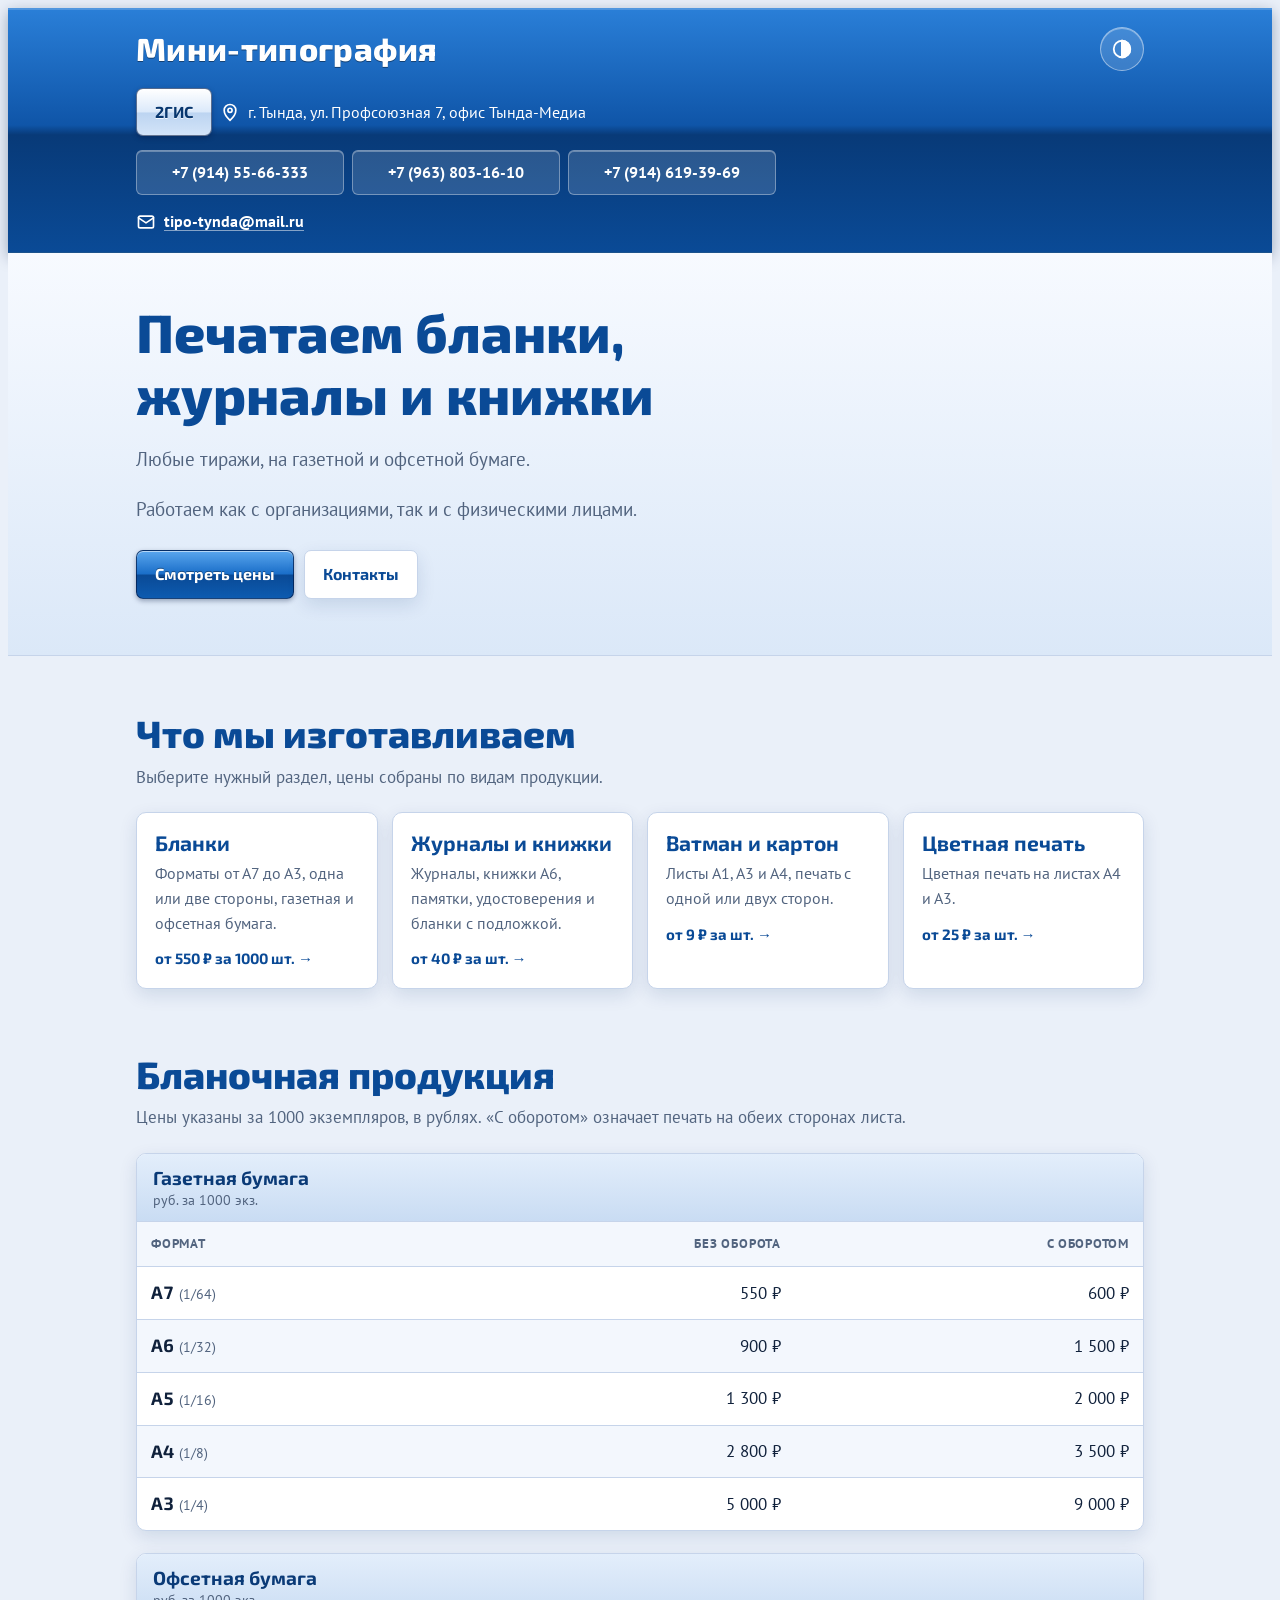
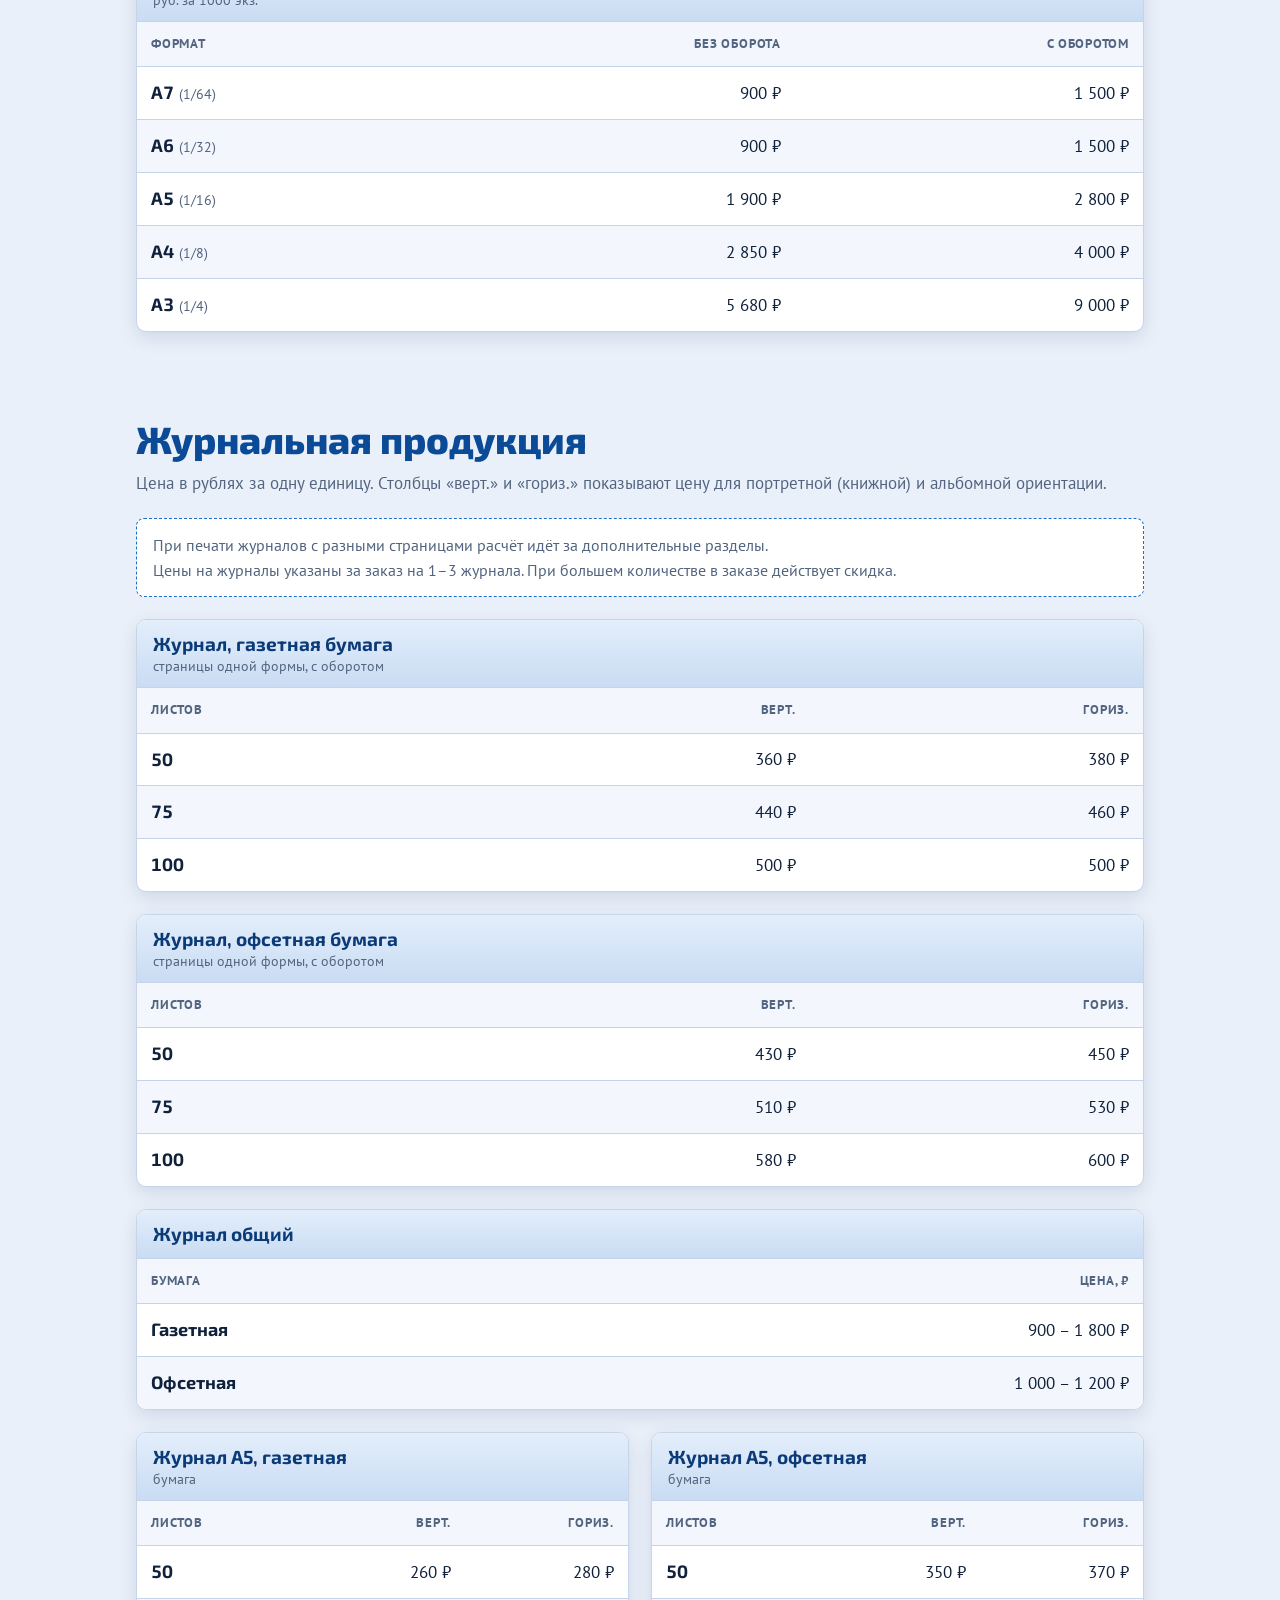
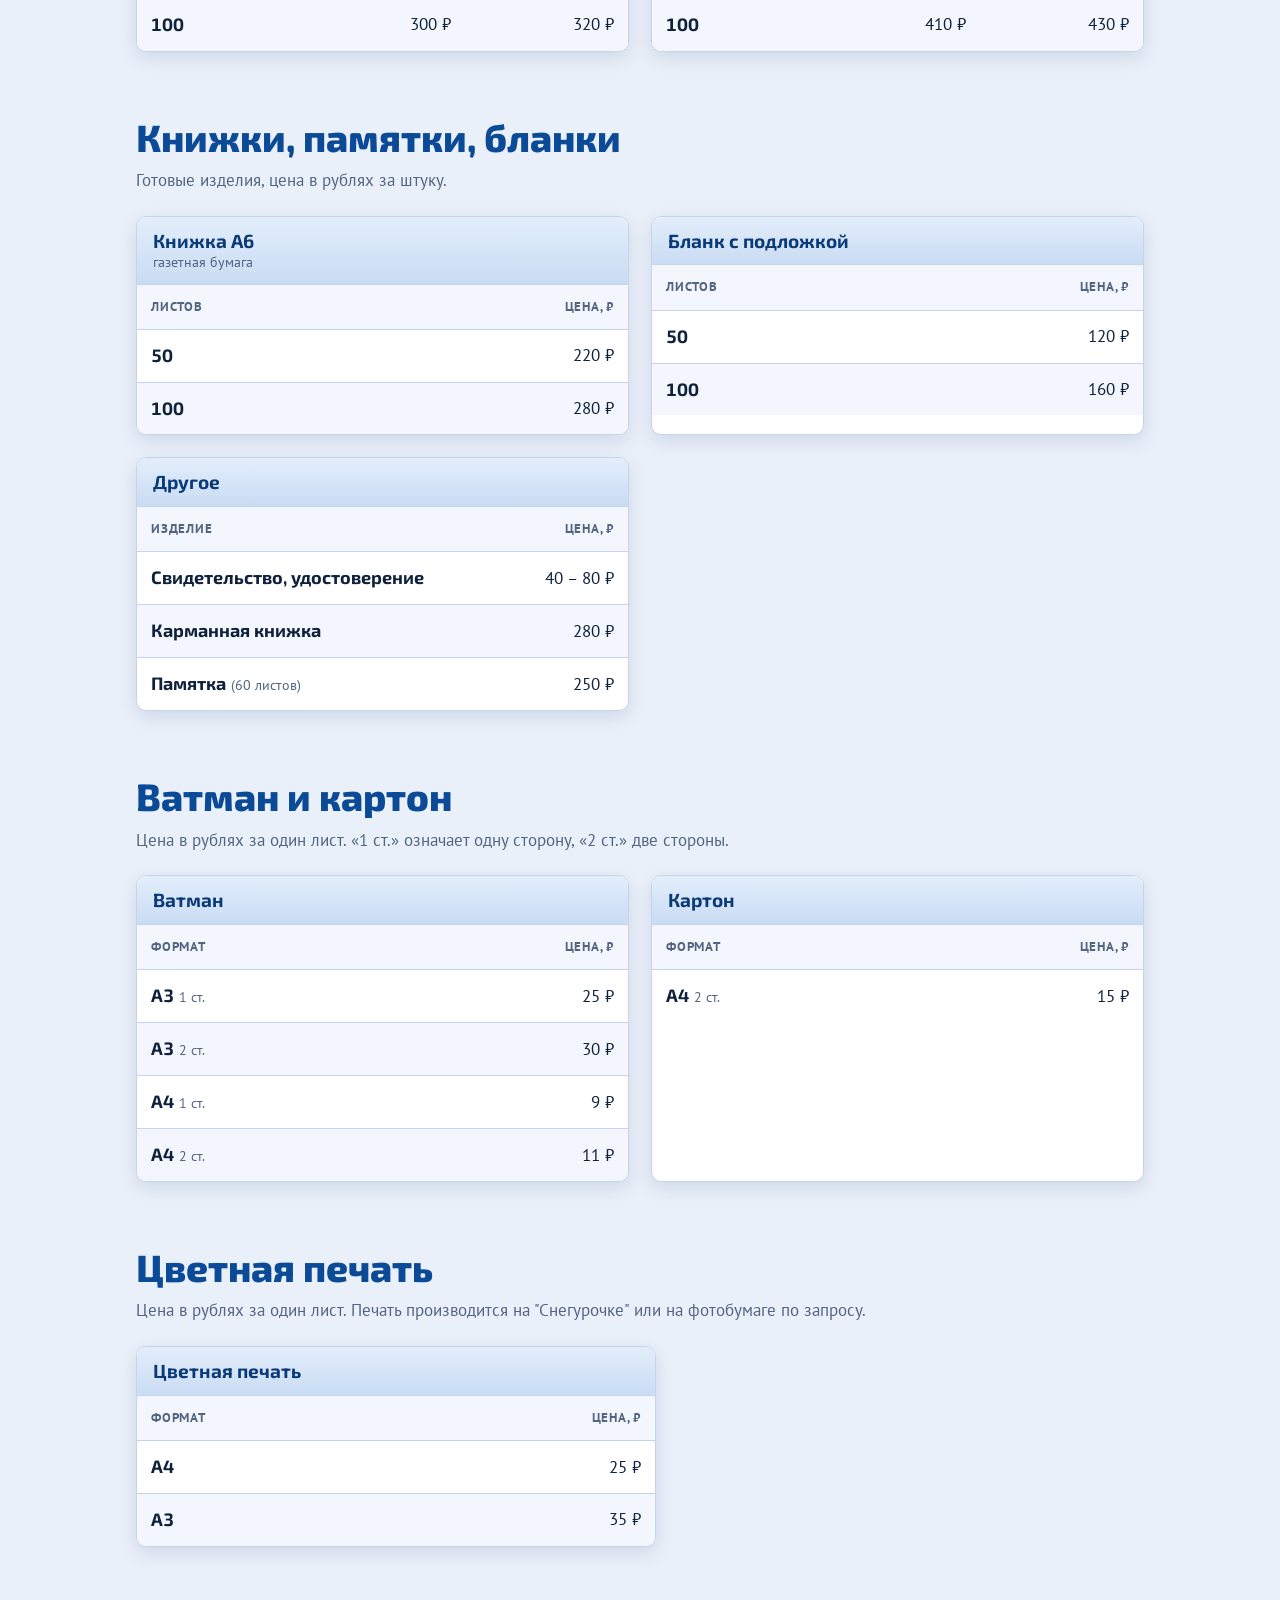
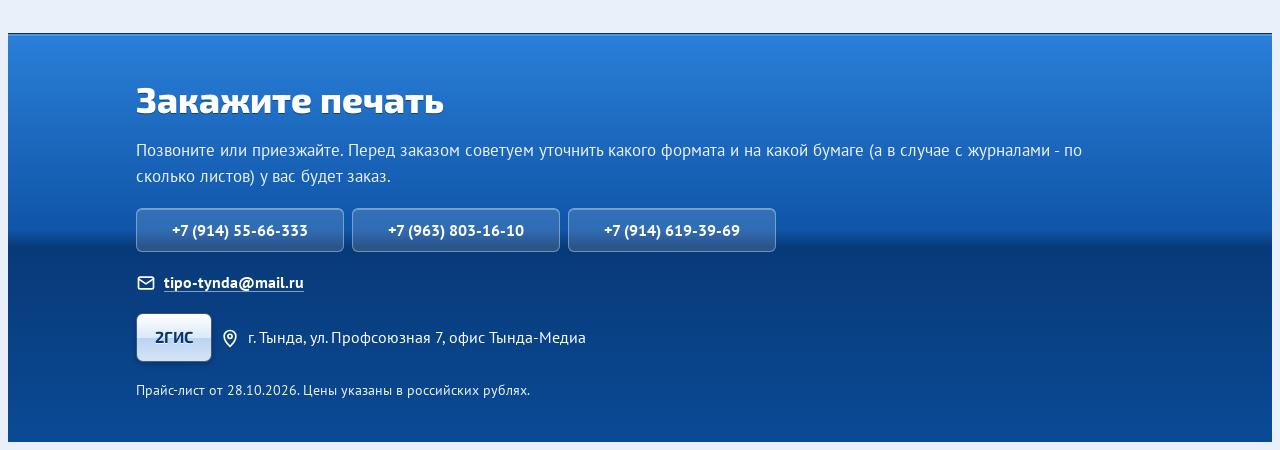
<file: index.html>
<!doctype html>
<html lang="ru">
<head>
<meta charset="utf-8">
<meta name="viewport" content="width=device-width, initial-scale=1, viewport-fit=cover">
<title>Мини-типография</title>
<link rel="preconnect" href="https://fonts.googleapis.com">
<link rel="preconnect" href="https://fonts.gstatic.com" crossorigin>
<link href="https://fonts.googleapis.com/css2?family=Exo+2:wght@500;700;800&family=PT+Sans:wght@400;700&display=swap" rel="stylesheet">
<link rel="stylesheet" href="css/style.css">
<script src="js/theme.js"></script>
</head>
<body>
<header class="top">
  <div class="wrap">
    <div class="top-row">
      <div class="brand">Мини-типография</div>
      <button class="theme" type="button" aria-label="Переключить тему">
        <svg viewBox="0 0 24 24" fill="none" stroke="currentColor" stroke-width="2" stroke-linecap="round" stroke-linejoin="round" aria-hidden="true"><circle cx="12" cy="12" r="9"/><path d="M12 3v18" /><path d="M12 3a9 9 0 0 1 0 18z" fill="currentColor"/></svg>
      </button>
    </div>
    <div class="addr-row">
      <div class="addr">
		<a class="btn" href="https://2gis.ru/tynda/firm/70000001104631955?m=124.735256%2C55.147841%2F18.7" target="_blank" rel="noopener">2ГИС</a>
        <svg viewBox="0 0 24 24" fill="none" stroke="currentColor" stroke-width="2" stroke-linecap="round" stroke-linejoin="round" aria-hidden="true"><path d="M12 22s7-6.2 7-12a7 7 0 0 0-14 0c0 5.8 7 12 7 12z"/><circle cx="12" cy="10" r="2.5"/></svg>
        <span>г. Тында, ул. Профсоюзная 7, офис Тында-Медиа</span>
      </div>
    </div>
	<div class="phones">
      <a class="phone" href="tel:+79145566333">+7 (914) 55-66-333</a>
      <a class="phone" href="tel:+79638031610">+7 (963) 803-16-10</a>
      <a class="phone" href="tel:+79146193969">+7 (914) 619-39-69</a>
    </div>
    <a class="mail" href="mailto:tipo-tynda@mail.ru">
      <svg viewBox="0 0 24 24" fill="none" stroke="currentColor" stroke-width="2" stroke-linecap="round" stroke-linejoin="round" aria-hidden="true"><rect x="3" y="5" width="18" height="14" rx="2"/><path d="m3 7 9 6 9-6"/></svg>
      <span>tipo-tynda@mail.ru</span>
    </a>
  </div>
</header>

<main>
  <div class="hero">
    <div class="wrap">
      <h1>Печатаем бланки, журналы и книжки</h1>
      <p>Любые тиражи, на газетной и офсетной бумаге.</p>
      <p>Работаем как с организациями, так и с физическими лицами.</p>
      <div class="actions">
        <a class="btn" href="#blanks">Смотреть цены</a>
        <a class="btn ghost" href="#contact">Контакты</a>
      </div>
    </div>
  </div>

  <section id="services">
    <div class="wrap">
      <div class="sec-head">
        <h2>Что мы изготавливаем</h2>
        <p>Выберите нужный раздел, цены собраны по видам продукции.</p>
      </div>
      <div class="cards">
        <a class="card" href="#blanks">
          <h3>Бланки</h3>
          <p>Форматы от А7 до А3, одна или две стороны, газетная и офсетная бумага.</p>
          <span class="from">от 550 ₽ за 1000 шт. →</span>
        </a>
        <a class="card" href="#magazines">
          <h3>Журналы и книжки</h3>
          <p>Журналы, книжки А6, памятки, удостоверения и бланки с подложкой.</p>
          <span class="from">от 40 ₽ за шт. →</span>
        </a>
        <a class="card" href="#large">
          <h3>Ватман и картон</h3>
          <p>Листы А1, А3 и А4, печать с одной или двух сторон.</p>
          <span class="from">от 9 ₽ за шт. →</span>
        </a>
        <a class="card" href="#color">
          <h3>Цветная печать</h3>
          <p>Цветная печать на листах А4 и А3.</p>
          <span class="from">от 25 ₽ за шт. →</span>
        </a>
      </div>
    </div>
  </section>

  <section id="blanks">
    <div class="wrap">
      <div class="sec-head">
        <h2>Бланочная продукция</h2>
        <p>Цены указаны за 1000 экземпляров, в рублях. «С оборотом» означает печать на обеих сторонах листа.</p>
      </div>
      <div class="panel">
        <h3>Газетная бумага <small>руб. за 1000 экз.</small></h3>
        <div class="tw"><table>
          <thead><tr><th>Формат</th><th>Без оборота</th><th>С оборотом</th></tr></thead>
          <tbody>
            <tr><td><b>А7</b> <small>(1/64)</small></td><td>550 ₽</td><td>600 ₽</td></tr>
            <tr><td><b>А6</b> <small>(1/32)</small></td><td>900 ₽</td><td>1&nbsp;500 ₽</td></tr>
            <tr><td><b>А5</b> <small>(1/16)</small></td><td>1&nbsp;300 ₽</td><td>2&nbsp;000 ₽</td></tr>
            <tr><td><b>А4</b> <small>(1/8)</small></td><td>2&nbsp;800 ₽</td><td>3&nbsp;500 ₽</td></tr>
            <tr><td><b>А3</b> <small>(1/4)</small></td><td>5&nbsp;000 ₽</td><td>9&nbsp;000 ₽</td></tr>
          </tbody>
        </table></div>
      </div>
      <div class="panel">
        <h3>Офсетная бумага <small>руб. за 1000 экз.</small></h3>
        <div class="tw"><table>
          <thead><tr><th>Формат</th><th>Без оборота</th><th>С оборотом</th></tr></thead>
          <tbody>
            <tr><td><b>А7</b> <small>(1/64)</small></td><td>900 ₽</td><td>1&nbsp;500 ₽</td></tr>
            <tr><td><b>А6</b> <small>(1/32)</small></td><td>900 ₽</td><td>1&nbsp;500 ₽</td></tr>
            <tr><td><b>А5</b> <small>(1/16)</small></td><td>1&nbsp;900 ₽</td><td>2&nbsp;800 ₽</td></tr>
            <tr><td><b>А4</b> <small>(1/8)</small></td><td>2&nbsp;850 ₽</td><td>4&nbsp;000 ₽</td></tr>
            <tr><td><b>А3</b> <small>(1/4)</small></td><td>5&nbsp;680 ₽</td><td>9&nbsp;000 ₽</td></tr>
          </tbody>
        </table></div>
      </div>
    </div>
  </section>

  <section id="magazines">
    <div class="wrap">
      <div class="sec-head">
        <h2>Журнальная продукция</h2>
        <p>Цена в рублях за одну единицу. Столбцы «верт.» и «гориз.» показывают цену для портретной (книжной) и альбомной ориентации.</p>
      </div>
      <div class="note" style="margin-top:22px"><p>При печати журналов с разными страницами расчёт идёт за дополнительные разделы.</p><p>Цены на журналы указаны за заказ на 1–3 журнала. При большем количестве в заказе действует скидка.</p></div>
      <div class="panel">
        <h3>Журнал, газетная бумага <small>страницы одной формы, с оборотом</small></h3>
        <div class="tw"><table>
          <thead><tr><th>Листов</th><th>Верт.</th><th>Гориз.</th></tr></thead>
          <tbody>
            <tr><td><b>50</b></td><td>360 ₽</td><td>380 ₽</td></tr>
            <tr><td><b>75</b></td><td>440 ₽</td><td>460 ₽</td></tr>
            <tr><td><b>100</b></td><td>500 ₽</td><td>500 ₽</td></tr>
          </tbody>
        </table></div>
      </div>

      <div class="panel">
        <h3>Журнал, офсетная бумага <small>страницы одной формы, с оборотом</small></h3>
        <div class="tw"><table>
          <thead><tr><th>Листов</th><th>Верт.</th><th>Гориз.</th></tr></thead>
          <tbody>
            <tr><td><b>50</b></td><td>430 ₽</td><td>450 ₽</td></tr>
            <tr><td><b>75</b></td><td>510 ₽</td><td>530 ₽</td></tr>
            <tr><td><b>100</b></td><td>580 ₽</td><td>600 ₽</td></tr>
          </tbody>
        </table></div>
      </div>

      <div class="panel">
        <h3>Журнал общий</h3>
        <div class="tw"><table>
          <thead><tr><th>Бумага</th><th>Цена, ₽</th></tr></thead>
          <tbody>
            <tr><td><b>Газетная</b></td><td>900 – 1&nbsp;800 ₽</td></tr>
            <tr><td><b>Офсетная</b></td><td>1&nbsp;000 – 1&nbsp;200 ₽</td></tr>
          </tbody>
        </table></div>
      </div>

      <div class="two">
        <div class="panel">
          <h3>Журнал А5, газетная <small>бумага</small></h3>
          <div class="tw"><table>
            <thead><tr><th>Листов</th><th>Верт.</th><th>Гориз.</th></tr></thead>
            <tbody>
              <tr><td><b>50</b></td><td>260 ₽</td><td>280 ₽</td></tr>
              <tr><td><b>100</b></td><td>300 ₽</td><td>320 ₽</td></tr>
            </tbody>
          </table></div>
        </div>
        <div class="panel">
          <h3>Журнал А5, офсетная <small>бумага</small></h3>
          <div class="tw"><table>
            <thead><tr><th>Листов</th><th>Верт.</th><th>Гориз.</th></tr></thead>
            <tbody>
              <tr><td><b>50</b></td><td>350 ₽</td><td>370 ₽</td></tr>
              <tr><td><b>100</b></td><td>410 ₽</td><td>430 ₽</td></tr>
            </tbody>
          </table></div>
        </div>
      </div>
    </div>
  </section>

  <section id="booklets">
    <div class="wrap">
      <div class="sec-head">
        <h2>Книжки, памятки, бланки</h2>
        <p>Готовые изделия, цена в рублях за штуку.</p>
      </div>
      <div class="two">
        <div class="panel">
          <h3>Книжка А6 <small>газетная бумага</small></h3>
          <div class="tw"><table>
            <thead><tr><th>Листов</th><th>Цена, ₽</th></tr></thead>
            <tbody>
              <tr><td><b>50</b></td><td>220 ₽</td></tr>
              <tr><td><b>100</b></td><td>280 ₽</td></tr>
            </tbody>
          </table></div>
        </div>
        <div class="panel">
          <h3>Бланк с подложкой</h3>
          <div class="tw"><table>
            <thead><tr><th>Листов</th><th>Цена, ₽</th></tr></thead>
            <tbody>
              <tr><td><b>50</b></td><td>120 ₽</td></tr>
              <tr><td><b>100</b></td><td>160 ₽</td></tr>
            </tbody>
          </table></div>
        </div>
        <div class="panel">
          <h3>Другое</h3>
          <div class="tw"><table>
            <thead><tr><th>Изделие</th><th>Цена, ₽</th></tr></thead>
            <tbody>
              <tr><td><b>Свидетельство, удостоверение</b></td><td>40 – 80 ₽</td></tr>
              <tr><td><b>Карманная книжка</b></td><td>280 ₽</td></tr>
              <tr><td><b>Памятка</b> <small>(60 листов)</small></td><td>250 ₽</td></tr>
            </tbody>
          </table></div>
        </div>
      </div>
    </div>
  </section>

  <section id="large">
    <div class="wrap">
      <div class="sec-head">
        <h2>Ватман и картон</h2>
        <p>Цена в рублях за один лист. «1 ст.» означает одну сторону, «2 ст.» две стороны.</p>
      </div>
      <div class="two">
        <div class="panel">
          <h3>Ватман</h3>
          <div class="tw"><table>
            <thead><tr><th>Формат</th><th>Цена, ₽</th></tr></thead>
            <tbody>
              <tr><td><b>А3</b> <small>1 ст.</small></td><td>25 ₽</td></tr>
              <tr><td><b>А3</b> <small>2 ст.</small></td><td>30 ₽</td></tr>
              <tr><td><b>А4</b> <small>1 ст.</small></td><td>9 ₽</td></tr>
              <tr><td><b>А4</b> <small>2 ст.</small></td><td>11 ₽</td></tr>
            </tbody>
          </table></div>
        </div>
        <div class="panel">
          <h3>Картон</h3>
          <div class="tw"><table>
            <thead><tr><th>Формат</th><th>Цена, ₽</th></tr></thead>
            <tbody>
              <tr><td><b>А4</b> <small>2 ст.</small></td><td>15 ₽</td></tr>
            </tbody>
          </table></div>
        </div>
      </div>
    </div>
  </section>

  <section id="color">
    <div class="wrap">
      <div class="sec-head">
        <h2>Цветная печать</h2>
        <p>Цена в рублях за один лист. Печать производится на "Снегурочке" или на фотобумаге по запросу.</p>
      </div>
      <div class="panel" style="max-width:520px">
        <h3>Цветная печать</h3>
        <div class="tw"><table>
          <thead><tr><th>Формат</th><th>Цена, ₽</th></tr></thead>
          <tbody>
            <tr><td><b>А4</b></td><td>25 ₽</td></tr>
            <tr><td><b>А3</b></td><td>35 ₽</td></tr>
          </tbody>
        </table></div>
      </div>
    </div>
  </section>
</main>

<footer class="contact" id="contact">
  <div class="wrap">
    <h2>Закажите печать</h2>
    <p>Позвоните или приезжайте. Перед заказом советуем уточнить какого формата и на какой бумаге (а в случае с журналами - по сколько листов) у вас будет заказ. </p>
    <div class="phones">
      <a class="phone" href="tel:+79145566333">+7 (914) 55-66-333</a>
      <a class="phone" href="tel:+79638031610">+7 (963) 803-16-10</a>
      <a class="phone" href="tel:+79146193969">+7 (914) 619-39-69</a>
    </div>
    <a class="mail" href="mailto:tipo-tynda@mail.ru">
      <svg viewBox="0 0 24 24" fill="none" stroke="currentColor" stroke-width="2" stroke-linecap="round" stroke-linejoin="round" aria-hidden="true"><rect x="3" y="5" width="18" height="14" rx="2"/><path d="m3 7 9 6 9-6"/></svg>
      <span>tipo-tynda@mail.ru</span>
    </a>
    <div class="addr-row">
      <div class="addr">
		<a class="btn" href="https://2gis.ru/tynda/firm/70000001104631955?m=124.735256%2C55.147841%2F18.7" target="_blank" rel="noopener">2ГИС</a>
        <svg viewBox="0 0 24 24" fill="none" stroke="currentColor" stroke-width="2" stroke-linecap="round" stroke-linejoin="round" aria-hidden="true"><path d="M12 22s7-6.2 7-12a7 7 0 0 0-14 0c0 5.8 7 12 7 12z"/><circle cx="12" cy="10" r="2.5"/></svg>
        <span>г. Тында, ул. Профсоюзная 7, офис Тында-Медиа</span>
      </div>
    </div>
    <p class="fine">Прайс-лист от 28.10.2026. Цены указаны в российских рублях.</p>
  </div>
</footer>
</body>
</html>
</file>
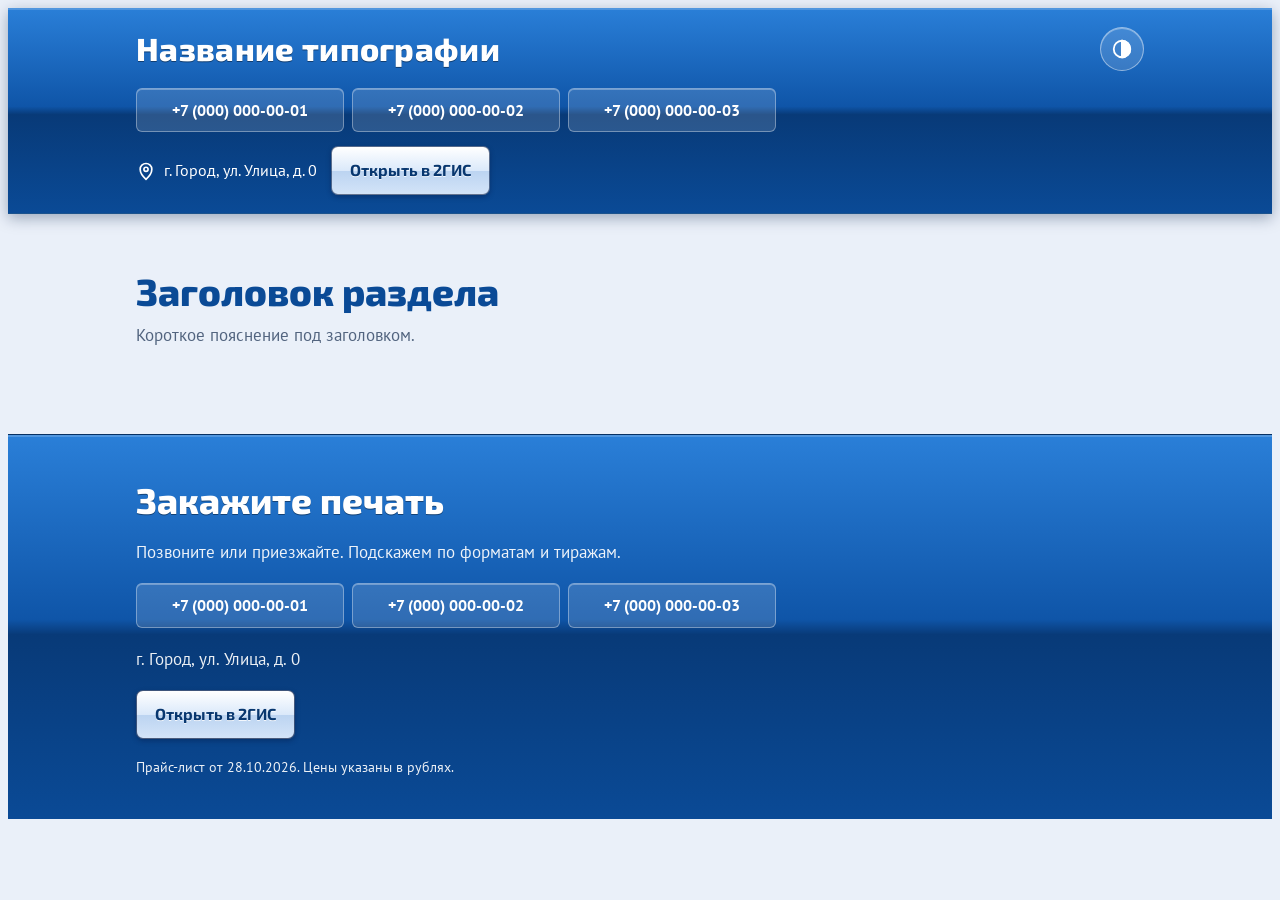
<file: page-template.html>
<!doctype html>
<html lang="ru">
<head>
<meta charset="utf-8">
<meta name="viewport" content="width=device-width, initial-scale=1, viewport-fit=cover">
<title>Название страницы — Название типографии</title>
<link rel="preconnect" href="https://fonts.googleapis.com">
<link rel="preconnect" href="https://fonts.gstatic.com" crossorigin>
<link href="https://fonts.googleapis.com/css2?family=Exo+2:wght@500;700;800&family=PT+Sans:wght@400;700&display=swap" rel="stylesheet">
<link rel="stylesheet" href="css/style.css">
<script src="js/theme.js"></script>
</head>
<body>
<header class="top">
  <div class="wrap">
    <div class="top-row">
      <div class="brand">Название типографии</div>
      <button class="theme" type="button" aria-label="Переключить тему">
        <svg viewBox="0 0 24 24" fill="none" stroke="currentColor" stroke-width="2" stroke-linecap="round" stroke-linejoin="round" aria-hidden="true"><circle cx="12" cy="12" r="9"/><path d="M12 3v18" /><path d="M12 3a9 9 0 0 1 0 18z" fill="currentColor"/></svg>
      </button>
    </div>
    <div class="phones">
      <a class="phone" href="tel:+70000000001">+7 (000) 000-00-01</a>
      <a class="phone" href="tel:+70000000002">+7 (000) 000-00-02</a>
      <a class="phone" href="tel:+70000000003">+7 (000) 000-00-03</a>
    </div>
    <div class="addr-row">
      <div class="addr">
        <svg viewBox="0 0 24 24" fill="none" stroke="currentColor" stroke-width="2" stroke-linecap="round" stroke-linejoin="round" aria-hidden="true"><path d="M12 22s7-6.2 7-12a7 7 0 0 0-14 0c0 5.8 7 12 7 12z"/><circle cx="12" cy="10" r="2.5"/></svg>
        <span>г. Город, ул. Улица, д. 0</span>
      </div>
      <a class="btn" href="https://2gis.ru/" target="_blank" rel="noopener">Открыть в 2ГИС</a>
    </div>
  </div>
</header>

<main>
  <section>
    <div class="wrap">
      <div class="sec-head">
        <h2>Заголовок раздела</h2>
        <p>Короткое пояснение под заголовком.</p>
      </div>
      <!-- сюда блоки из playground.html: .cards, .panel, .note, .two -->
    </div>
  </section>
</main>

<footer class="contact" id="contact">
  <div class="wrap">
    <h2>Закажите печать</h2>
    <p>Позвоните или приезжайте. Подскажем по форматам и тиражам.</p>
    <div class="phones">
      <a class="phone" href="tel:+70000000001">+7 (000) 000-00-01</a>
      <a class="phone" href="tel:+70000000002">+7 (000) 000-00-02</a>
      <a class="phone" href="tel:+70000000003">+7 (000) 000-00-03</a>
    </div>
    <p>г. Город, ул. Улица, д. 0</p>
    <a class="btn" href="https://2gis.ru/" target="_blank" rel="noopener">Открыть в 2ГИС</a>
    <p class="fine">Прайс-лист от 28.10.2026. Цены указаны в рублях.</p>
  </div>
</footer>
</body>
</html>
</file>
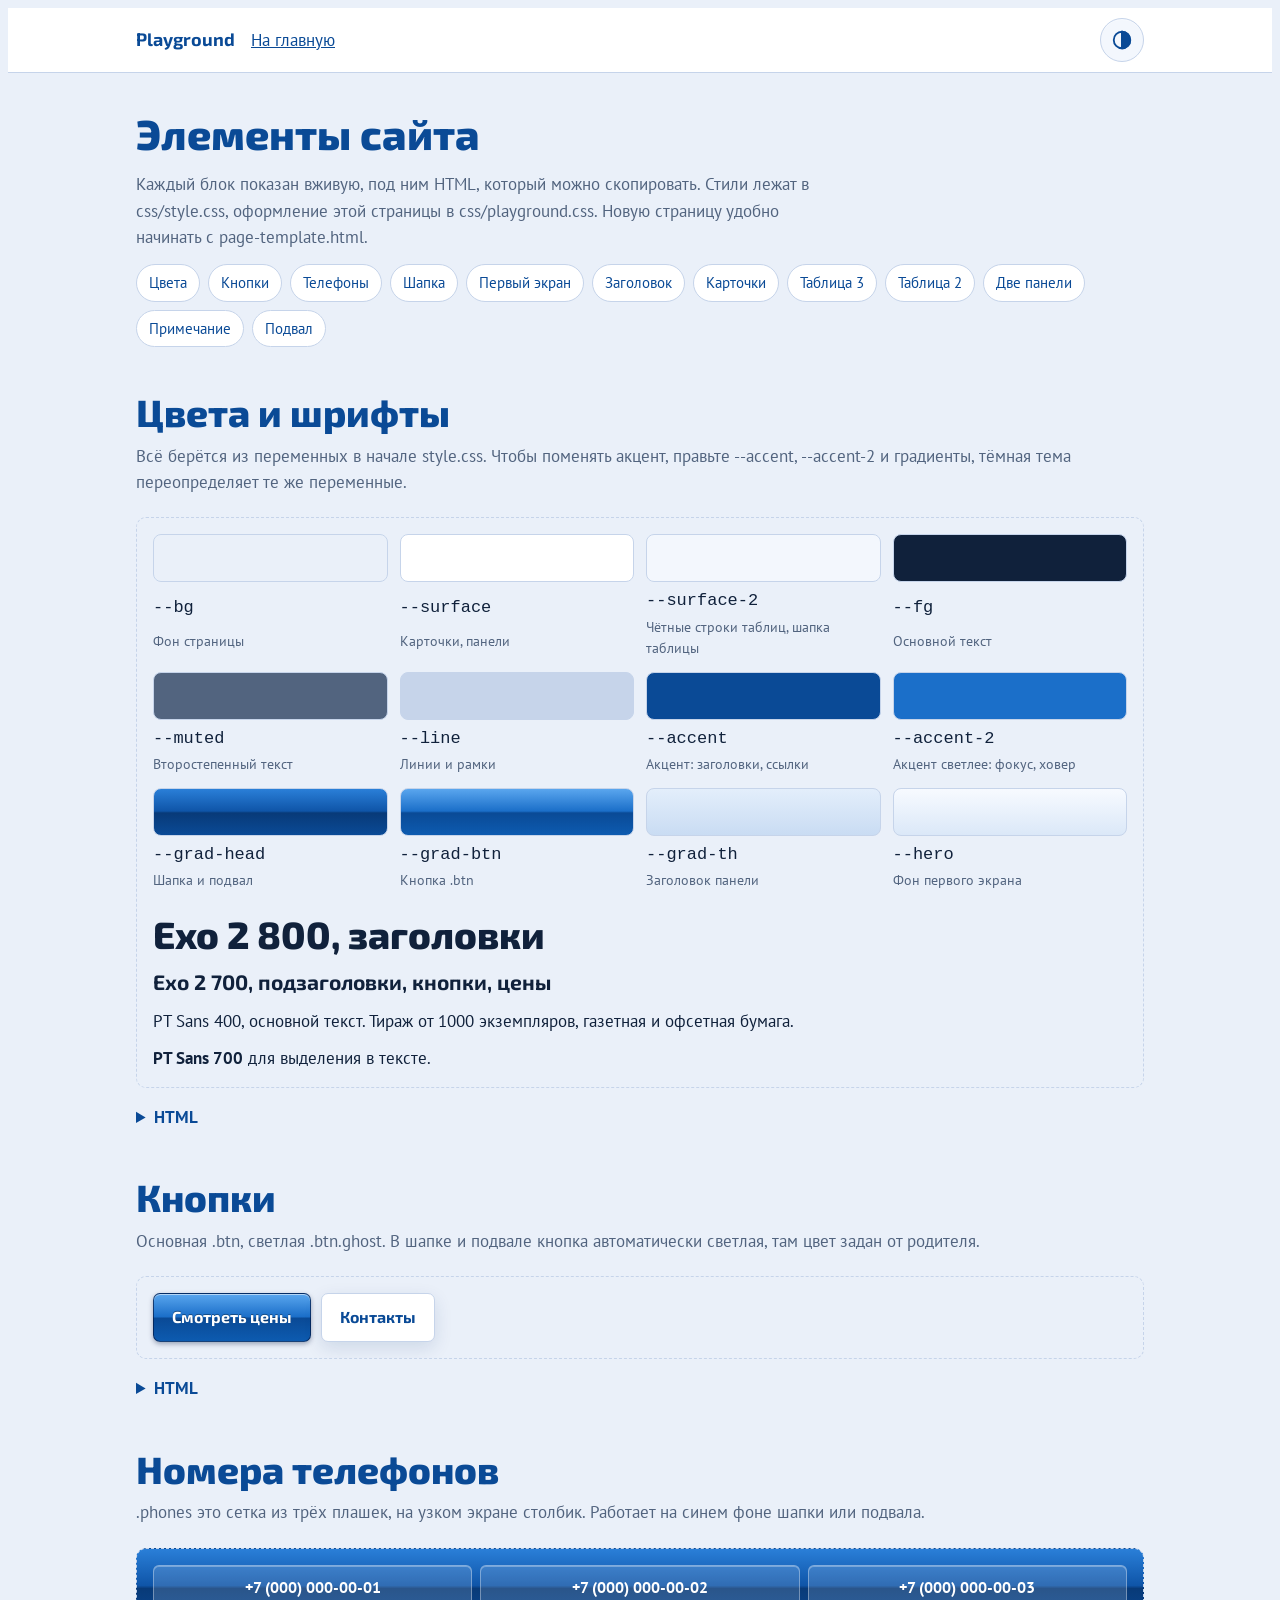
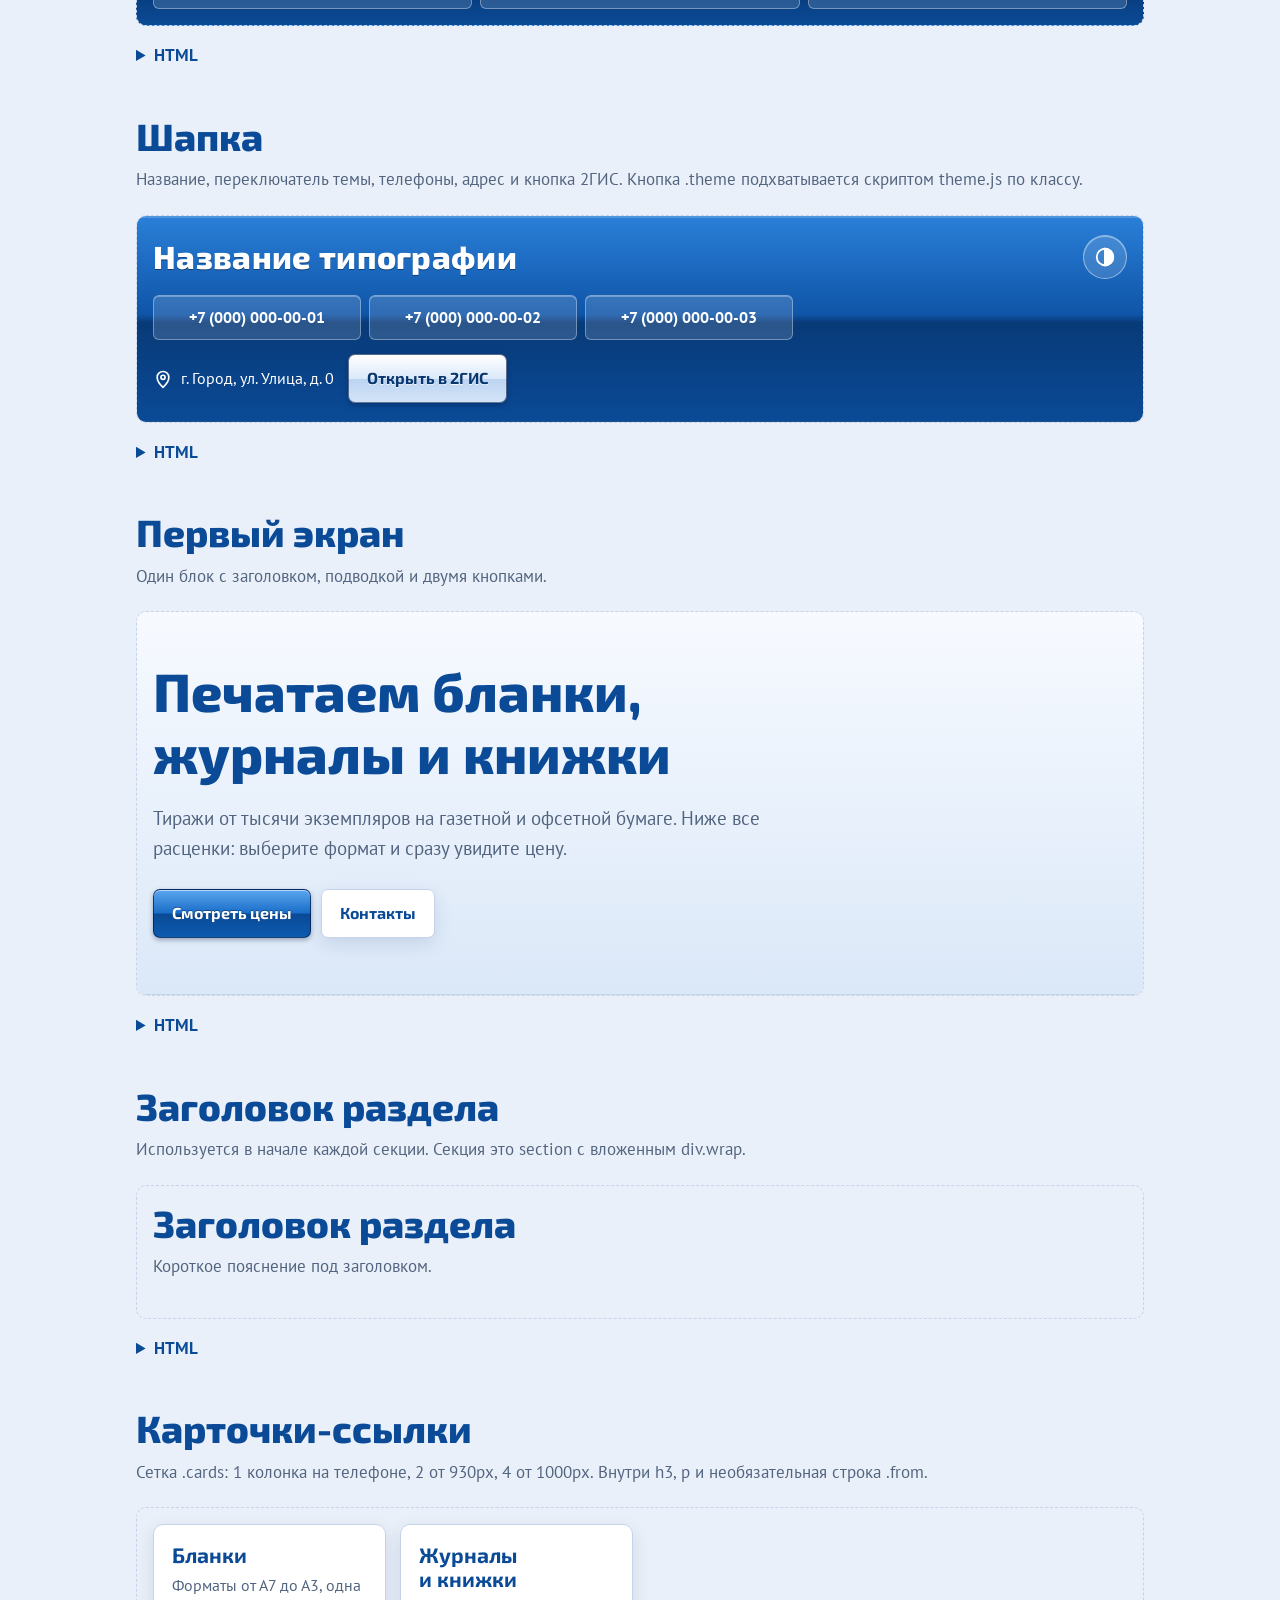
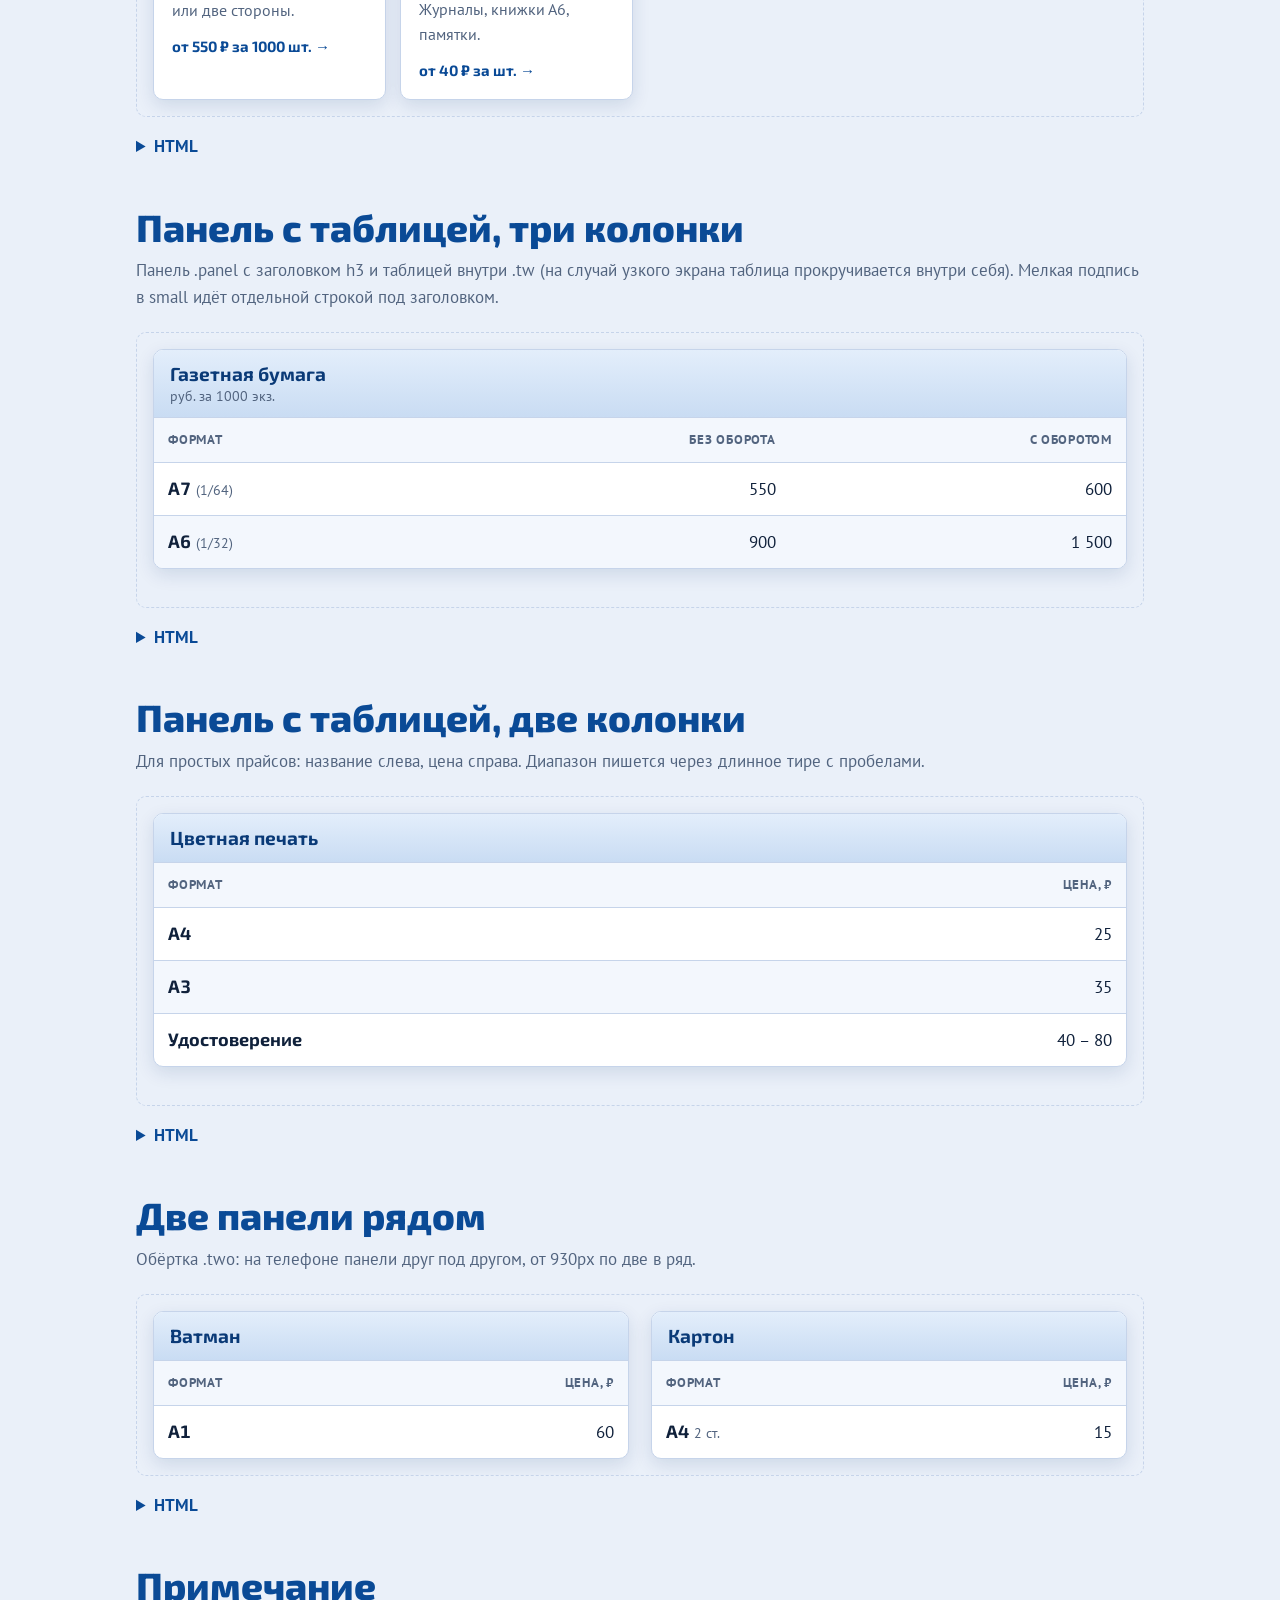
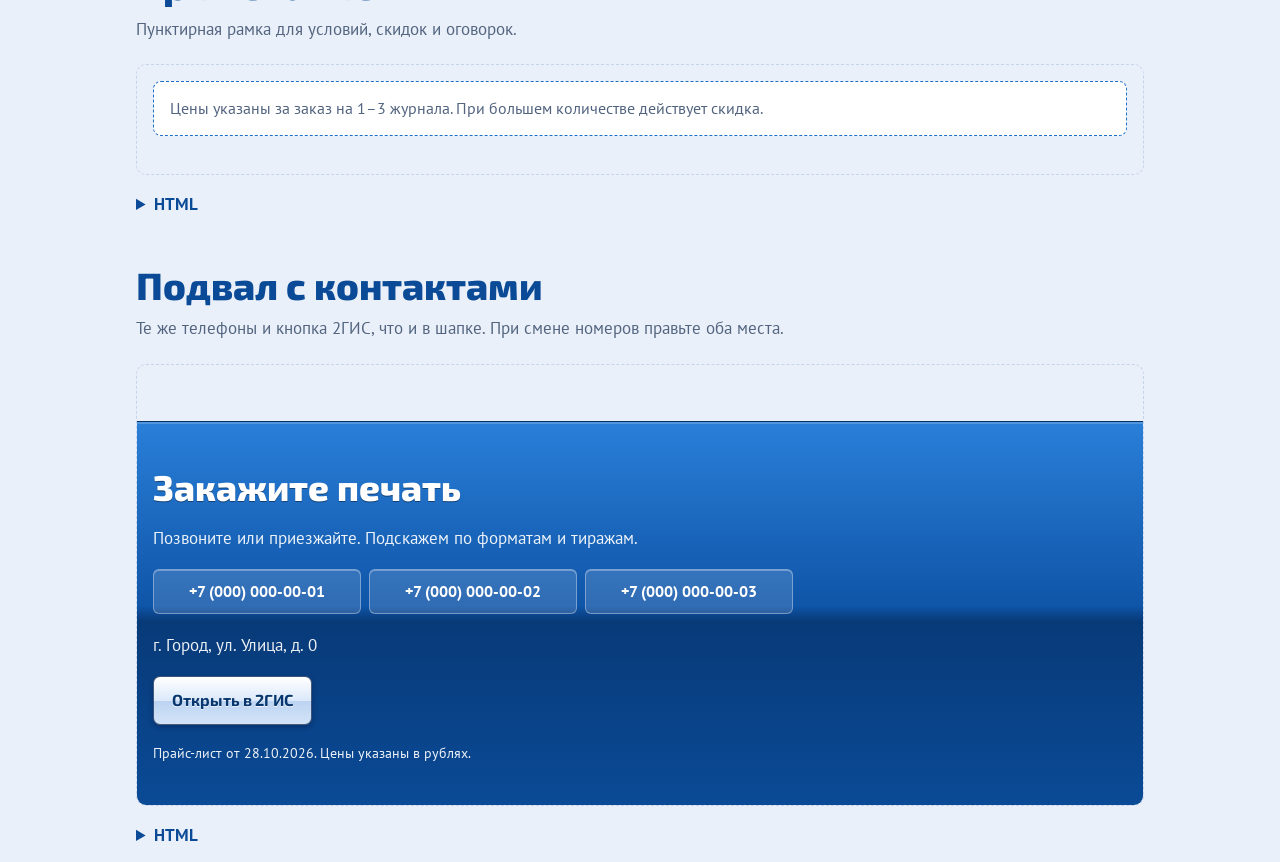
<file: playground.html>
<!doctype html>
<html lang="ru">
<head>
<meta charset="utf-8">
<meta name="viewport" content="width=device-width, initial-scale=1, viewport-fit=cover">
<title>Playground — Название типографии</title>
<link rel="preconnect" href="https://fonts.googleapis.com">
<link rel="preconnect" href="https://fonts.gstatic.com" crossorigin>
<link href="https://fonts.googleapis.com/css2?family=Exo+2:wght@500;700;800&family=PT+Sans:wght@400;700&display=swap" rel="stylesheet">
<link rel="stylesheet" href="css/style.css">
<link rel="stylesheet" href="css/playground.css">
<script src="js/theme.js"></script>
</head>
<body>
<div class="pg-bar">
  <div class="wrap pg-bar-in">
    <strong>Playground</strong>
    <a href="index.html">На главную</a>
    <button class="theme pg-theme" type="button" aria-label="Переключить тему">
      <svg viewBox="0 0 24 24" fill="none" stroke="currentColor" stroke-width="2" stroke-linecap="round" stroke-linejoin="round" aria-hidden="true"><circle cx="12" cy="12" r="9"/><path d="M12 3v18" /><path d="M12 3a9 9 0 0 1 0 18z" fill="currentColor"/></svg>
    </button>
  </div>
</div>
<div class="wrap pg-intro">
  <h1>Элементы сайта</h1>
  <p>Каждый блок показан вживую, под ним HTML, который можно скопировать. Стили лежат в css/style.css, оформление этой страницы в css/playground.css. Новую страницу удобно начинать с page-template.html.</p>
  <nav class="pg-nav"><a href="#tokens">Цвета</a><a href="#buttons">Кнопки</a><a href="#phones">Телефоны</a><a href="#header">Шапка</a><a href="#hero">Первый экран</a><a href="#sechead">Заголовок</a><a href="#cards">Карточки</a><a href="#panel3">Таблица 3</a><a href="#panel2">Таблица 2</a><a href="#two">Две панели</a><a href="#note">Примечание</a><a href="#footer">Подвал</a></nav>
</div>
<section class="pg-sec" id="tokens">
  <div class="wrap">
    <div class="sec-head"><h2>Цвета и шрифты</h2><p>Всё берётся из переменных в начале style.css. Чтобы поменять акцент, правьте --accent, --accent-2 и градиенты, тёмная тема переопределяет те же переменные.</p></div>
    <div class="pg-demo "><div class="pg-swgrid"><div class="pg-sw"><span class="pg-chip" style="background:var(--bg)"></span><code>--bg</code><small>Фон страницы</small></div><div class="pg-sw"><span class="pg-chip" style="background:var(--surface)"></span><code>--surface</code><small>Карточки, панели</small></div><div class="pg-sw"><span class="pg-chip" style="background:var(--surface-2)"></span><code>--surface-2</code><small>Чётные строки таблиц, шапка таблицы</small></div><div class="pg-sw"><span class="pg-chip" style="background:var(--fg)"></span><code>--fg</code><small>Основной текст</small></div><div class="pg-sw"><span class="pg-chip" style="background:var(--muted)"></span><code>--muted</code><small>Второстепенный текст</small></div><div class="pg-sw"><span class="pg-chip" style="background:var(--line)"></span><code>--line</code><small>Линии и рамки</small></div><div class="pg-sw"><span class="pg-chip" style="background:var(--accent)"></span><code>--accent</code><small>Акцент: заголовки, ссылки</small></div><div class="pg-sw"><span class="pg-chip" style="background:var(--accent-2)"></span><code>--accent-2</code><small>Акцент светлее: фокус, ховер</small></div><div class="pg-sw"><span class="pg-chip" style="background:var(--grad-head)"></span><code>--grad-head</code><small>Шапка и подвал</small></div><div class="pg-sw"><span class="pg-chip" style="background:var(--grad-btn)"></span><code>--grad-btn</code><small>Кнопка .btn</small></div><div class="pg-sw"><span class="pg-chip" style="background:var(--grad-th)"></span><code>--grad-th</code><small>Заголовок панели</small></div><div class="pg-sw"><span class="pg-chip" style="background:var(--hero)"></span><code>--hero</code><small>Фон первого экрана</small></div></div><div class="pg-type">
  <p style="font-family:var(--font-display);font-weight:800;font-size:38px;line-height:1.1">Exo 2 800, заголовки</p>
  <p style="font-family:var(--font-display);font-weight:700;font-size:21px">Exo 2 700, подзаголовки, кнопки, цены</p>
  <p>PT Sans 400, основной текст. Тираж от 1000 экземпляров, газетная и офсетная бумага.</p>
  <p><b>PT Sans 700</b> для выделения в тексте.</p>
</div></div>
    <details class="pg-code"><summary>HTML</summary><pre><code>&lt;!-- пример использования --&gt;
&lt;p style=&quot;color: var(--muted)&quot;&gt;Текст&lt;/p&gt;
font-family: var(--font-display);  /* заголовки */
font-family: var(--font-body);     /* текст */</code></pre></details>
  </div>
</section>
<section class="pg-sec" id="buttons">
  <div class="wrap">
    <div class="sec-head"><h2>Кнопки</h2><p>Основная .btn, светлая .btn.ghost. В шапке и подвале кнопка автоматически светлая, там цвет задан от родителя.</p></div>
    <div class="pg-demo pg-row"><a class="btn" href="#">Смотреть цены</a>
<a class="btn ghost" href="#">Контакты</a></div>
    <details class="pg-code"><summary>HTML</summary><pre><code>&lt;a class=&quot;btn&quot; href=&quot;#&quot;&gt;Смотреть цены&lt;/a&gt;
&lt;a class=&quot;btn ghost&quot; href=&quot;#&quot;&gt;Контакты&lt;/a&gt;</code></pre></details>
  </div>
</section>
<section class="pg-sec" id="phones">
  <div class="wrap">
    <div class="sec-head"><h2>Номера телефонов</h2><p>.phones это сетка из трёх плашек, на узком экране столбик. Работает на синем фоне шапки или подвала.</p></div>
    <div class="pg-demo pg-blue"><div class="phones">
  <a class="phone" href="tel:+70000000001">+7 (000) 000-00-01</a>
  <a class="phone" href="tel:+70000000002">+7 (000) 000-00-02</a>
  <a class="phone" href="tel:+70000000003">+7 (000) 000-00-03</a>
</div></div>
    <details class="pg-code"><summary>HTML</summary><pre><code>&lt;div class=&quot;phones&quot;&gt;
  &lt;a class=&quot;phone&quot; href=&quot;tel:+70000000001&quot;&gt;+7 (000) 000-00-01&lt;/a&gt;
  &lt;a class=&quot;phone&quot; href=&quot;tel:+70000000002&quot;&gt;+7 (000) 000-00-02&lt;/a&gt;
  &lt;a class=&quot;phone&quot; href=&quot;tel:+70000000003&quot;&gt;+7 (000) 000-00-03&lt;/a&gt;
&lt;/div&gt;</code></pre></details>
  </div>
</section>
<section class="pg-sec" id="header">
  <div class="wrap">
    <div class="sec-head"><h2>Шапка</h2><p>Название, переключатель темы, телефоны, адрес и кнопка 2ГИС. Кнопка .theme подхватывается скриптом theme.js по классу.</p></div>
    <div class="pg-demo pg-bleed"><header class="top">
  <div class="wrap">
    <div class="top-row">
      <div class="brand">Название типографии</div>
      <button class="theme" type="button" aria-label="Переключить тему">
        <svg viewBox="0 0 24 24" fill="none" stroke="currentColor" stroke-width="2" stroke-linecap="round" stroke-linejoin="round" aria-hidden="true"><circle cx="12" cy="12" r="9"/><path d="M12 3v18" /><path d="M12 3a9 9 0 0 1 0 18z" fill="currentColor"/></svg>
      </button>
    </div>
    <div class="phones">
      <a class="phone" href="tel:+70000000001">+7 (000) 000-00-01</a>
      <a class="phone" href="tel:+70000000002">+7 (000) 000-00-02</a>
      <a class="phone" href="tel:+70000000003">+7 (000) 000-00-03</a>
    </div>
    <div class="addr-row">
      <div class="addr">
        <svg viewBox="0 0 24 24" fill="none" stroke="currentColor" stroke-width="2" stroke-linecap="round" stroke-linejoin="round" aria-hidden="true"><path d="M12 22s7-6.2 7-12a7 7 0 0 0-14 0c0 5.8 7 12 7 12z"/><circle cx="12" cy="10" r="2.5"/></svg>
        <span>г. Город, ул. Улица, д. 0</span>
      </div>
      <a class="btn" href="https://2gis.ru/" target="_blank" rel="noopener">Открыть в 2ГИС</a>
    </div>
  </div>
</header></div>
    <details class="pg-code"><summary>HTML</summary><pre><code>&lt;header class=&quot;top&quot;&gt;
  &lt;div class=&quot;wrap&quot;&gt;
    &lt;div class=&quot;top-row&quot;&gt;
      &lt;div class=&quot;brand&quot;&gt;Название типографии&lt;/div&gt;
      &lt;button class=&quot;theme&quot; type=&quot;button&quot; aria-label=&quot;Переключить тему&quot;&gt;
        &lt;svg viewBox=&quot;0 0 24 24&quot; fill=&quot;none&quot; stroke=&quot;currentColor&quot; stroke-width=&quot;2&quot; stroke-linecap=&quot;round&quot; stroke-linejoin=&quot;round&quot; aria-hidden=&quot;true&quot;&gt;&lt;circle cx=&quot;12&quot; cy=&quot;12&quot; r=&quot;9&quot;/&gt;&lt;path d=&quot;M12 3v18&quot; /&gt;&lt;path d=&quot;M12 3a9 9 0 0 1 0 18z&quot; fill=&quot;currentColor&quot;/&gt;&lt;/svg&gt;
      &lt;/button&gt;
    &lt;/div&gt;
    &lt;div class=&quot;phones&quot;&gt;
      &lt;a class=&quot;phone&quot; href=&quot;tel:+70000000001&quot;&gt;+7 (000) 000-00-01&lt;/a&gt;
      &lt;a class=&quot;phone&quot; href=&quot;tel:+70000000002&quot;&gt;+7 (000) 000-00-02&lt;/a&gt;
      &lt;a class=&quot;phone&quot; href=&quot;tel:+70000000003&quot;&gt;+7 (000) 000-00-03&lt;/a&gt;
    &lt;/div&gt;
    &lt;div class=&quot;addr-row&quot;&gt;
      &lt;div class=&quot;addr&quot;&gt;
        &lt;svg viewBox=&quot;0 0 24 24&quot; fill=&quot;none&quot; stroke=&quot;currentColor&quot; stroke-width=&quot;2&quot; stroke-linecap=&quot;round&quot; stroke-linejoin=&quot;round&quot; aria-hidden=&quot;true&quot;&gt;&lt;path d=&quot;M12 22s7-6.2 7-12a7 7 0 0 0-14 0c0 5.8 7 12 7 12z&quot;/&gt;&lt;circle cx=&quot;12&quot; cy=&quot;10&quot; r=&quot;2.5&quot;/&gt;&lt;/svg&gt;
        &lt;span&gt;г. Город, ул. Улица, д. 0&lt;/span&gt;
      &lt;/div&gt;
      &lt;a class=&quot;btn&quot; href=&quot;https://2gis.ru/&quot; target=&quot;_blank&quot; rel=&quot;noopener&quot;&gt;Открыть в 2ГИС&lt;/a&gt;
    &lt;/div&gt;
  &lt;/div&gt;
&lt;/header&gt;</code></pre></details>
  </div>
</section>
<section class="pg-sec" id="hero">
  <div class="wrap">
    <div class="sec-head"><h2>Первый экран</h2><p>Один блок с заголовком, подводкой и двумя кнопками.</p></div>
    <div class="pg-demo pg-bleed"><div class="hero">
    <div class="wrap">
      <h1>Печатаем бланки, журналы и книжки</h1>
      <p>Тиражи от тысячи экземпляров на газетной и офсетной бумаге. Ниже все расценки: выберите формат и сразу увидите цену.</p>
      <div class="actions">
        <a class="btn" href="#blanks">Смотреть цены</a>
        <a class="btn ghost" href="#contact">Контакты</a>
      </div>
    </div>
  </div></div>
    <details class="pg-code"><summary>HTML</summary><pre><code>&lt;div class=&quot;hero&quot;&gt;
    &lt;div class=&quot;wrap&quot;&gt;
      &lt;h1&gt;Печатаем бланки, журналы и книжки&lt;/h1&gt;
      &lt;p&gt;Тиражи от тысячи экземпляров на газетной и офсетной бумаге. Ниже все расценки: выберите формат и сразу увидите цену.&lt;/p&gt;
      &lt;div class=&quot;actions&quot;&gt;
        &lt;a class=&quot;btn&quot; href=&quot;#blanks&quot;&gt;Смотреть цены&lt;/a&gt;
        &lt;a class=&quot;btn ghost&quot; href=&quot;#contact&quot;&gt;Контакты&lt;/a&gt;
      &lt;/div&gt;
    &lt;/div&gt;
  &lt;/div&gt;</code></pre></details>
  </div>
</section>
<section class="pg-sec" id="sechead">
  <div class="wrap">
    <div class="sec-head"><h2>Заголовок раздела</h2><p>Используется в начале каждой секции. Секция это section с вложенным div.wrap.</p></div>
    <div class="pg-demo "><div class="sec-head"><h2>Заголовок раздела</h2><p>Короткое пояснение под заголовком.</p></div></div>
    <details class="pg-code"><summary>HTML</summary><pre><code>&lt;section id=&quot;example&quot;&gt;
  &lt;div class=&quot;wrap&quot;&gt;
    &lt;div class=&quot;sec-head&quot;&gt;
      &lt;h2&gt;Заголовок раздела&lt;/h2&gt;
      &lt;p&gt;Короткое пояснение под заголовком.&lt;/p&gt;
    &lt;/div&gt;
    ...
  &lt;/div&gt;
&lt;/section&gt;</code></pre></details>
  </div>
</section>
<section class="pg-sec" id="cards">
  <div class="wrap">
    <div class="sec-head"><h2>Карточки-ссылки</h2><p>Сетка .cards: 1 колонка на телефоне, 2 от 930px, 4 от 1000px. Внутри h3, p и необязательная строка .from.</p></div>
    <div class="pg-demo "><div class="cards">
  <a class="card" href="#">
    <h3>Бланки</h3>
    <p>Форматы от А7 до А3, одна или две стороны.</p>
    <span class="from">от 550 ₽ за 1000 шт. →</span>
  </a>
  <a class="card" href="#">
    <h3>Журналы и книжки</h3>
    <p>Журналы, книжки А6, памятки.</p>
    <span class="from">от 40 ₽ за шт. →</span>
  </a>
</div></div>
    <details class="pg-code"><summary>HTML</summary><pre><code>&lt;div class=&quot;cards&quot;&gt;
  &lt;a class=&quot;card&quot; href=&quot;#&quot;&gt;
    &lt;h3&gt;Бланки&lt;/h3&gt;
    &lt;p&gt;Форматы от А7 до А3, одна или две стороны.&lt;/p&gt;
    &lt;span class=&quot;from&quot;&gt;от 550 ₽ за 1000 шт. →&lt;/span&gt;
  &lt;/a&gt;
  &lt;a class=&quot;card&quot; href=&quot;#&quot;&gt;
    &lt;h3&gt;Журналы и книжки&lt;/h3&gt;
    &lt;p&gt;Журналы, книжки А6, памятки.&lt;/p&gt;
    &lt;span class=&quot;from&quot;&gt;от 40 ₽ за шт. →&lt;/span&gt;
  &lt;/a&gt;
&lt;/div&gt;</code></pre></details>
  </div>
</section>
<section class="pg-sec" id="panel3">
  <div class="wrap">
    <div class="sec-head"><h2>Панель с таблицей, три колонки</h2><p>Панель .panel с заголовком h3 и таблицей внутри .tw (на случай узкого экрана таблица прокручивается внутри себя). Мелкая подпись в small идёт отдельной строкой под заголовком.</p></div>
    <div class="pg-demo "><div class="panel">
  <h3>Газетная бумага <small>руб. за 1000 экз.</small></h3>
  <div class="tw"><table>
    <thead><tr><th>Формат</th><th>Без оборота</th><th>С оборотом</th></tr></thead>
    <tbody>
      <tr><td><b>А7</b> <small>(1/64)</small></td><td>550</td><td>600</td></tr>
      <tr><td><b>А6</b> <small>(1/32)</small></td><td>900</td><td>1&nbsp;500</td></tr>
    </tbody>
  </table></div>
</div></div>
    <details class="pg-code"><summary>HTML</summary><pre><code>&lt;div class=&quot;panel&quot;&gt;
  &lt;h3&gt;Газетная бумага &lt;small&gt;руб. за 1000 экз.&lt;/small&gt;&lt;/h3&gt;
  &lt;div class=&quot;tw&quot;&gt;&lt;table&gt;
    &lt;thead&gt;&lt;tr&gt;&lt;th&gt;Формат&lt;/th&gt;&lt;th&gt;Без оборота&lt;/th&gt;&lt;th&gt;С оборотом&lt;/th&gt;&lt;/tr&gt;&lt;/thead&gt;
    &lt;tbody&gt;
      &lt;tr&gt;&lt;td&gt;&lt;b&gt;А7&lt;/b&gt; &lt;small&gt;(1/64)&lt;/small&gt;&lt;/td&gt;&lt;td&gt;550&lt;/td&gt;&lt;td&gt;600&lt;/td&gt;&lt;/tr&gt;
      &lt;tr&gt;&lt;td&gt;&lt;b&gt;А6&lt;/b&gt; &lt;small&gt;(1/32)&lt;/small&gt;&lt;/td&gt;&lt;td&gt;900&lt;/td&gt;&lt;td&gt;1&amp;nbsp;500&lt;/td&gt;&lt;/tr&gt;
    &lt;/tbody&gt;
  &lt;/table&gt;&lt;/div&gt;
&lt;/div&gt;</code></pre></details>
  </div>
</section>
<section class="pg-sec" id="panel2">
  <div class="wrap">
    <div class="sec-head"><h2>Панель с таблицей, две колонки</h2><p>Для простых прайсов: название слева, цена справа. Диапазон пишется через длинное тире с пробелами.</p></div>
    <div class="pg-demo "><div class="panel">
  <h3>Цветная печать</h3>
  <div class="tw"><table>
    <thead><tr><th>Формат</th><th>Цена, ₽</th></tr></thead>
    <tbody>
      <tr><td><b>А4</b></td><td>25</td></tr>
      <tr><td><b>А3</b></td><td>35</td></tr>
      <tr><td><b>Удостоверение</b></td><td>40 – 80</td></tr>
    </tbody>
  </table></div>
</div></div>
    <details class="pg-code"><summary>HTML</summary><pre><code>&lt;div class=&quot;panel&quot;&gt;
  &lt;h3&gt;Цветная печать&lt;/h3&gt;
  &lt;div class=&quot;tw&quot;&gt;&lt;table&gt;
    &lt;thead&gt;&lt;tr&gt;&lt;th&gt;Формат&lt;/th&gt;&lt;th&gt;Цена, ₽&lt;/th&gt;&lt;/tr&gt;&lt;/thead&gt;
    &lt;tbody&gt;
      &lt;tr&gt;&lt;td&gt;&lt;b&gt;А4&lt;/b&gt;&lt;/td&gt;&lt;td&gt;25&lt;/td&gt;&lt;/tr&gt;
      &lt;tr&gt;&lt;td&gt;&lt;b&gt;А3&lt;/b&gt;&lt;/td&gt;&lt;td&gt;35&lt;/td&gt;&lt;/tr&gt;
      &lt;tr&gt;&lt;td&gt;&lt;b&gt;Удостоверение&lt;/b&gt;&lt;/td&gt;&lt;td&gt;40 – 80&lt;/td&gt;&lt;/tr&gt;
    &lt;/tbody&gt;
  &lt;/table&gt;&lt;/div&gt;
&lt;/div&gt;</code></pre></details>
  </div>
</section>
<section class="pg-sec" id="two">
  <div class="wrap">
    <div class="sec-head"><h2>Две панели рядом</h2><p>Обёртка .two: на телефоне панели друг под другом, от 930px по две в ряд.</p></div>
    <div class="pg-demo "><div class="two">
  <div class="panel">
    <h3>Ватман</h3>
    <div class="tw"><table>
      <thead><tr><th>Формат</th><th>Цена, ₽</th></tr></thead>
      <tbody><tr><td><b>А1</b></td><td>60</td></tr></tbody>
    </table></div>
  </div>
  <div class="panel">
    <h3>Картон</h3>
    <div class="tw"><table>
      <thead><tr><th>Формат</th><th>Цена, ₽</th></tr></thead>
      <tbody><tr><td><b>А4</b> <small>2 ст.</small></td><td>15</td></tr></tbody>
    </table></div>
  </div>
</div></div>
    <details class="pg-code"><summary>HTML</summary><pre><code>&lt;div class=&quot;two&quot;&gt;
  &lt;div class=&quot;panel&quot;&gt;
    &lt;h3&gt;Ватман&lt;/h3&gt;
    &lt;div class=&quot;tw&quot;&gt;&lt;table&gt;
      &lt;thead&gt;&lt;tr&gt;&lt;th&gt;Формат&lt;/th&gt;&lt;th&gt;Цена, ₽&lt;/th&gt;&lt;/tr&gt;&lt;/thead&gt;
      &lt;tbody&gt;&lt;tr&gt;&lt;td&gt;&lt;b&gt;А1&lt;/b&gt;&lt;/td&gt;&lt;td&gt;60&lt;/td&gt;&lt;/tr&gt;&lt;/tbody&gt;
    &lt;/table&gt;&lt;/div&gt;
  &lt;/div&gt;
  &lt;div class=&quot;panel&quot;&gt;
    &lt;h3&gt;Картон&lt;/h3&gt;
    &lt;div class=&quot;tw&quot;&gt;&lt;table&gt;
      &lt;thead&gt;&lt;tr&gt;&lt;th&gt;Формат&lt;/th&gt;&lt;th&gt;Цена, ₽&lt;/th&gt;&lt;/tr&gt;&lt;/thead&gt;
      &lt;tbody&gt;&lt;tr&gt;&lt;td&gt;&lt;b&gt;А4&lt;/b&gt; &lt;small&gt;2 ст.&lt;/small&gt;&lt;/td&gt;&lt;td&gt;15&lt;/td&gt;&lt;/tr&gt;&lt;/tbody&gt;
    &lt;/table&gt;&lt;/div&gt;
  &lt;/div&gt;
&lt;/div&gt;</code></pre></details>
  </div>
</section>
<section class="pg-sec" id="note">
  <div class="wrap">
    <div class="sec-head"><h2>Примечание</h2><p>Пунктирная рамка для условий, скидок и оговорок.</p></div>
    <div class="pg-demo "><div class="note">Цены указаны за заказ на 1–3 журнала. При большем количестве действует скидка.</div></div>
    <details class="pg-code"><summary>HTML</summary><pre><code>&lt;div class=&quot;note&quot;&gt;Цены указаны за заказ на 1–3 журнала. При большем количестве действует скидка.&lt;/div&gt;</code></pre></details>
  </div>
</section>
<section class="pg-sec" id="footer">
  <div class="wrap">
    <div class="sec-head"><h2>Подвал с контактами</h2><p>Те же телефоны и кнопка 2ГИС, что и в шапке. При смене номеров правьте оба места.</p></div>
    <div class="pg-demo pg-bleed"><footer class="contact" id="contact">
  <div class="wrap">
    <h2>Закажите печать</h2>
    <p>Позвоните или приезжайте. Подскажем по форматам и тиражам.</p>
    <div class="phones">
      <a class="phone" href="tel:+70000000001">+7 (000) 000-00-01</a>
      <a class="phone" href="tel:+70000000002">+7 (000) 000-00-02</a>
      <a class="phone" href="tel:+70000000003">+7 (000) 000-00-03</a>
    </div>
    <p>г. Город, ул. Улица, д. 0</p>
    <a class="btn" href="https://2gis.ru/" target="_blank" rel="noopener">Открыть в 2ГИС</a>
    <p class="fine">Прайс-лист от 28.10.2026. Цены указаны в рублях.</p>
  </div>
</footer></div>
    <details class="pg-code"><summary>HTML</summary><pre><code>&lt;footer class=&quot;contact&quot; id=&quot;contact&quot;&gt;
  &lt;div class=&quot;wrap&quot;&gt;
    &lt;h2&gt;Закажите печать&lt;/h2&gt;
    &lt;p&gt;Позвоните или приезжайте. Подскажем по форматам и тиражам.&lt;/p&gt;
    &lt;div class=&quot;phones&quot;&gt;
      &lt;a class=&quot;phone&quot; href=&quot;tel:+70000000001&quot;&gt;+7 (000) 000-00-01&lt;/a&gt;
      &lt;a class=&quot;phone&quot; href=&quot;tel:+70000000002&quot;&gt;+7 (000) 000-00-02&lt;/a&gt;
      &lt;a class=&quot;phone&quot; href=&quot;tel:+70000000003&quot;&gt;+7 (000) 000-00-03&lt;/a&gt;
    &lt;/div&gt;
    &lt;p&gt;г. Город, ул. Улица, д. 0&lt;/p&gt;
    &lt;a class=&quot;btn&quot; href=&quot;https://2gis.ru/&quot; target=&quot;_blank&quot; rel=&quot;noopener&quot;&gt;Открыть в 2ГИС&lt;/a&gt;
    &lt;p class=&quot;fine&quot;&gt;Прайс-лист от 28.10.2026. Цены указаны в рублях.&lt;/p&gt;
  &lt;/div&gt;
&lt;/footer&gt;</code></pre></details>
  </div>
</section>
</body>
</html>
</file>
<file: css/style.css>
/* Базовые стили. Токены цвета и шрифтов в начале файла. Тёмная тема: [data-theme="dark"] и prefers-color-scheme. */
/* Layout: одна колонка для телефона, секции с большим шагом, глянцевая шапка в стиле нулевых */
:root{
  color-scheme:light;
  --bg:#eaf0f9;
  --surface:#ffffff;
  --surface-2:#f3f7fd;
  --fg:#10213b;
  --muted:#52647f;
  --line:#c6d4ea;
  --accent:#0a4a96;
  --accent-2:#1b6fc9;
  --accent-ink:#ffffff;
  --shadow:0 1px 0 #fff inset, 0 6px 18px rgba(10,50,110,.12);
  --grad-head:linear-gradient(180deg,#2a7fd8 0%,#0f55a8 48%,#083a78 52%,#0a4a96 100%);
  --grad-btn:linear-gradient(180deg,#5aa6ee 0%,#1b6fc9 48%,#0a4a96 52%,#0d5bb0 100%);
  --grad-th:linear-gradient(180deg,#e3eefb 0%,#c9dcf3 100%);
  --th-fg:#0a3a77;
  --hero:linear-gradient(180deg,#f7faff 0%,#dbe8f8 100%);
  --pill:rgba(255,255,255,.14);
  --font-display:"Exo 2","Trebuchet MS",Tahoma,sans-serif;
  --font-body:"PT Sans",Tahoma,Verdana,sans-serif;
}
@media (prefers-color-scheme: dark){
  :root:not([data-theme="light"]){
    --bg:#08111f;--surface:#101e35;--surface-2:#0c192d;--fg:#e4edfb;--muted:#92a6c7;--line:#24395e;
    --accent:#4a9cf0;--accent-2:#2d86e6;--accent-ink:#ffffff;
    --shadow:0 1px 0 rgba(255,255,255,.05) inset, 0 6px 18px rgba(0,0,0,.45);
    --grad-head:linear-gradient(180deg,#1c5fb0 0%,#0d3f80 48%,#082b5c 52%,#0a3670 100%);
    --grad-btn:linear-gradient(180deg,#4f9ae6 0%,#1d6cc4 48%,#0e4a94 52%,#115ba8 100%);
    --grad-th:linear-gradient(180deg,#1b3357 0%,#142846 100%);
    --th-fg:#cfe2ff;
    --hero:linear-gradient(180deg,#0f2342 0%,#08111f 100%);
    --pill:rgba(255,255,255,.1);
    color-scheme:dark;
  }
}
:root[data-theme="dark"]{
  --bg:#08111f;--surface:#101e35;--surface-2:#0c192d;--fg:#e4edfb;--muted:#92a6c7;--line:#24395e;
  --accent:#4a9cf0;--accent-2:#2d86e6;--accent-ink:#ffffff;
  --shadow:0 1px 0 rgba(255,255,255,.05) inset, 0 6px 18px rgba(0,0,0,.45);
  --grad-head:linear-gradient(180deg,#1c5fb0 0%,#0d3f80 48%,#082b5c 52%,#0a3670 100%);
  --grad-btn:linear-gradient(180deg,#4f9ae6 0%,#1d6cc4 48%,#0e4a94 52%,#115ba8 100%);
  --grad-th:linear-gradient(180deg,#1b3357 0%,#142846 100%);
  --th-fg:#cfe2ff;
  --hero:linear-gradient(180deg,#0f2342 0%,#08111f 100%);
  --pill:rgba(255,255,255,.1);
  color-scheme:dark;
}
*{box-sizing:border-box}
html{scroll-behavior:smooth}
body{
  background:var(--bg);color:var(--fg);
  font-family:var(--font-body);font-size:17px;line-height:1.55;
  padding-block:0;
  -webkit-text-size-adjust:100%;
}
.wrap{max-width:1040px;margin:0 auto;padding-left:max(16px,env(safe-area-inset-left,0px));padding-right:max(16px,env(safe-area-inset-right,0px))}
h1,h2,h3{font-family:var(--font-display);line-height:1.15;margin:0;text-wrap:balance}
p{margin:0}
a{color:var(--accent)}
:focus-visible{outline:3px solid var(--accent-2);outline-offset:2px}

/* ---------- Шапка ---------- */
.top{background:var(--grad-head);color:#fff;border-bottom:1px solid rgba(0,0,0,.35);box-shadow:0 2px 0 rgba(255,255,255,.18) inset,0 4px 14px rgba(5,30,70,.35)}
.top .wrap{display:grid;gap:14px;padding-block:16px 18px}
.top-row{display:flex;align-items:center;justify-content:space-between;gap:12px}
.brand{font-family:var(--font-display);font-weight:800;font-size:clamp(22px,6vw,32px);letter-spacing:.01em;text-shadow:0 1px 0 rgba(0,0,0,.4);min-width:0;overflow-wrap:anywhere}
.theme{flex:none;width:44px;height:44px;border-radius:50%;border:1px solid rgba(255,255,255,.45);background:var(--pill);color:#fff;display:grid;place-items:center;cursor:pointer;box-shadow:0 1px 0 rgba(255,255,255,.35) inset}
.theme:hover{background:rgba(255,255,255,.28)}
.theme svg{width:22px;height:22px}
.phones{display:grid;grid-template-columns:repeat(3,minmax(0,1fr));gap:8px}
.phone{display:block;text-align:center;text-decoration:none;color:#fff;background:var(--pill);border:1px solid rgba(255,255,255,.35);border-radius:6px;padding:9px 6px;font-weight:700;font-size:16px;white-space:nowrap;box-shadow:0 1px 0 rgba(255,255,255,.3) inset}
.phone:hover{background:rgba(255,255,255,.26)}
.mail{display:inline-flex;align-items:center;gap:8px;justify-self:start;min-width:0;color:#fff;font-weight:700;font-size:16px;text-decoration:underline;text-decoration-color:rgba(255,255,255,.5);text-underline-offset:3px}
.mail span{min-width:0;overflow-wrap:anywhere}
.mail svg{flex:none;width:20px;height:20px}
.mail:hover{text-decoration-color:#fff}
.addr-row{display:flex;flex-wrap:wrap;align-items:center;gap:10px 14px}
.addr{display:flex;align-items:center;gap:8px;min-width:0;flex:1 1 220px;font-size:16px}
@media (max-width:639px){.phones{grid-template-columns:1fr}.phone{font-size:18px;padding:11px 8px}}
.addr svg{flex:none;width:20px;height:20px}
.btn{display:inline-flex;align-items:center;justify-content:center;gap:8px;text-decoration:none;color:var(--accent-ink);font-family:var(--font-display);font-weight:700;font-size:16px;padding:11px 18px;border-radius:7px;border:1px solid rgba(0,25,70,.7);background:var(--grad-btn);box-shadow:0 1px 0 rgba(255,255,255,.55) inset,0 2px 5px rgba(0,20,60,.35);text-shadow:0 -1px 0 rgba(0,0,0,.35);cursor:pointer}
.btn:hover{filter:brightness(1.1)}
.btn:active{transform:translateY(1px)}
.top .btn{background:linear-gradient(180deg,#ffffff 0%,#dbe9fa 50%,#bcd4f1 52%,#d3e4f8 100%);color:#08376f;text-shadow:0 1px 0 rgba(255,255,255,.8);border-color:rgba(0,25,70,.6)}

/* ---------- Первый экран ---------- */
.hero{background:var(--hero);border-bottom:1px solid var(--line)}
.hero .wrap{padding-block:48px 56px;display:grid;gap:20px}
.eyebrow{font-family:var(--font-display);font-weight:700;font-size:14px;letter-spacing:.12em;text-transform:uppercase;color:var(--accent)}
.hero h1{font-size:clamp(32px,9vw,54px);font-weight:800;color:var(--accent)}
.hero p{font-size:19px;color:var(--muted);max-width:34em}
.hero .actions{display:flex;flex-wrap:wrap;gap:10px;margin-top:6px}
.btn.ghost{background:var(--surface);color:var(--accent);text-shadow:none;border-color:var(--line);box-shadow:var(--shadow)}

/* ---------- Секции ---------- */
section{padding-block:56px 8px}
.sec-head{display:grid;gap:8px;margin-bottom:22px}
.sec-head h2{font-size:clamp(26px,7vw,38px);font-weight:800;color:var(--accent)}
.sec-head p{color:var(--muted)}
.cards{display:grid;gap:14px;grid-template-columns:1fr}
.card{display:block;text-decoration:none;color:var(--fg);background:var(--surface);border:1px solid var(--line);border-radius:10px;padding:18px 18px 16px;box-shadow:var(--shadow)}
.card h3{font-size:21px;margin-bottom:6px;color:var(--accent)}
.card p{color:var(--muted);font-size:16px}
.card .from{display:inline-block;margin-top:12px;font-family:var(--font-display);font-weight:700;font-size:15px;color:var(--accent)}
.card:hover{border-color:var(--accent-2)}

.panel{background:var(--surface);border:1px solid var(--line);border-radius:10px;box-shadow:var(--shadow);overflow:hidden;margin-bottom:22px}
.panel>h3{font-size:19px;padding:13px 16px;background:var(--grad-th);color:var(--th-fg);border-bottom:1px solid var(--line)}
.panel>h3 small{font-family:var(--font-body);font-weight:400;font-size:14px;color:var(--muted);display:block;margin:3px 0 0}
.tw{overflow-x:auto}
table{width:100%;border-collapse:collapse;font-variant-numeric:tabular-nums}
th,td{padding:12px 14px;text-align:right;border-bottom:1px solid var(--line);white-space:nowrap}
th:first-child,td:first-child{text-align:left;white-space:normal}
thead th{font-size:13px;letter-spacing:.06em;text-transform:uppercase;color:var(--muted);background:var(--surface-2);font-weight:700}
tbody tr:nth-child(even){background:var(--surface-2)}
tbody tr:last-child td{border-bottom:0}
td b{font-family:var(--font-display);font-size:18px;color:var(--fg)}
td small{color:var(--muted);font-size:14px}
.span td{text-align:center;color:var(--muted)}
.note{background:var(--surface);border:1px dashed var(--accent-2);border-radius:8px;padding:14px 16px;color:var(--muted);font-size:16px;margin-bottom:22px}
.two{display:grid;gap:22px;grid-template-columns:1fr}
.two .panel{margin-bottom:0}

/* ---------- Контакты ---------- */
.contact{margin-top:56px;background:var(--grad-head);color:#fff;border-top:1px solid rgba(0,0,0,.35);box-shadow:0 2px 0 rgba(255,255,255,.18) inset}
.contact .wrap{padding-block:44px 40px;display:grid;gap:18px}
.contact h2{font-size:clamp(26px,7vw,36px);font-weight:800;text-shadow:0 1px 0 rgba(0,0,0,.4)}
.contact p{opacity:.92}
.contact .phones{max-width:640px}
.contact .btn{background:linear-gradient(180deg,#ffffff 0%,#dbe9fa 50%,#bcd4f1 52%,#d3e4f8 100%);color:#08376f;text-shadow:0 1px 0 rgba(255,255,255,.8);justify-self:start}
.fine{font-size:14px;opacity:.8}

@media (min-width:930px){
  .cards{grid-template-columns:repeat(2,minmax(0,1fr))}
  .two{grid-template-columns:repeat(2,minmax(0,1fr))}
  .top .phones{max-width:640px}
  .top .addr{flex:0 1 auto}
}
@media (min-width:1000px){
  .cards{grid-template-columns:repeat(4,minmax(0,1fr))}
}
@media (prefers-reduced-motion:reduce){html{scroll-behavior:auto}.btn:active{transform:none}}


/* ===== Playground (только для playground.html, можно удалить вместе с ним) ===== */
.pg-bar{background:var(--surface);border-bottom:1px solid var(--line)}
.pg-bar-in{display:flex;align-items:center;gap:16px;padding-block:10px}
.pg-bar-in strong{font-family:var(--font-display);color:var(--accent);font-size:18px}
.pg-bar-in a{margin-right:auto}
.pg-theme{border-color:var(--line);background:var(--surface-2);color:var(--accent)}
.pg-intro{padding-block:36px 4px;display:grid;gap:14px}
.pg-intro h1{font-size:clamp(28px,8vw,42px);font-weight:800;color:var(--accent)}
.pg-intro p{color:var(--muted);max-width:40em}
.pg-nav{display:flex;flex-wrap:wrap;gap:8px}
.pg-nav a{padding:6px 12px;border:1px solid var(--line);border-radius:999px;background:var(--surface);text-decoration:none;font-size:15px}
.pg-nav a:hover{border-color:var(--accent-2)}
.pg-sec{padding-block:40px 0}
.pg-demo{border:1px dashed var(--line);border-radius:10px;padding:16px;background:var(--bg);overflow:hidden}
.pg-demo.pg-row{display:flex;flex-wrap:wrap;gap:10px}
.pg-demo.pg-blue{background:var(--grad-head)}
.pg-demo.pg-bleed{padding:0}
.pg-code{margin-top:10px}
.pg-code summary{cursor:pointer;color:var(--accent);font-weight:700;padding:6px 0}
.pg-code pre{margin:6px 0 0;padding:14px;border:1px solid var(--line);border-radius:8px;background:var(--surface);overflow-x:auto;font-size:14px;line-height:1.5}
.pg-code code{font-family:ui-monospace,Menlo,Consolas,monospace;color:var(--fg)}
.pg-swgrid{display:grid;gap:12px;grid-template-columns:repeat(auto-fill,minmax(220px,1fr));margin-bottom:22px}
.pg-sw{display:grid;gap:2px}
.pg-sw small{color:var(--muted);font-size:14px}
.pg-chip{display:block;height:48px;border-radius:8px;border:1px solid var(--line);margin-bottom:4px}
.pg-type{display:grid;gap:10px}
</file>
<file: css/playground.css>
/* Оформление страницы playground.html. На боевые страницы не подключать. */
.pg-bar{background:var(--surface);border-bottom:1px solid var(--line)}
.pg-bar-in{display:flex;align-items:center;gap:16px;padding-block:10px}
.pg-bar-in strong{font-family:var(--font-display);color:var(--accent);font-size:18px}
.pg-bar-in a{margin-right:auto}
.pg-theme{border-color:var(--line);background:var(--surface-2);color:var(--accent)}
.pg-intro{padding-block:36px 4px;display:grid;gap:14px}
.pg-intro h1{font-size:clamp(28px,8vw,42px);font-weight:800;color:var(--accent)}
.pg-intro p{color:var(--muted);max-width:40em}
.pg-nav{display:flex;flex-wrap:wrap;gap:8px}
.pg-nav a{padding:6px 12px;border:1px solid var(--line);border-radius:999px;background:var(--surface);text-decoration:none;font-size:15px}
.pg-nav a:hover{border-color:var(--accent-2)}
.pg-sec{padding-block:40px 0}
.pg-demo{border:1px dashed var(--line);border-radius:10px;padding:16px;background:var(--bg);overflow:hidden}
.pg-demo.pg-row{display:flex;flex-wrap:wrap;gap:10px}
.pg-demo.pg-blue{background:var(--grad-head)}
.pg-demo.pg-bleed{padding:0}
.pg-code{margin-top:10px}
.pg-code summary{cursor:pointer;color:var(--accent);font-weight:700;padding:6px 0}
.pg-code pre{margin:6px 0 0;padding:14px;border:1px solid var(--line);border-radius:8px;background:var(--surface);overflow-x:auto;font-size:14px;line-height:1.5}
.pg-code code{font-family:ui-monospace,Menlo,Consolas,monospace;color:var(--fg)}
.pg-swgrid{display:grid;gap:12px;grid-template-columns:repeat(auto-fill,minmax(220px,1fr));margin-bottom:22px}
.pg-sw{display:grid;gap:2px}
.pg-sw small{color:var(--muted);font-size:14px}
.pg-chip{display:block;height:48px;border-radius:8px;border:1px solid var(--line);margin-bottom:4px}
.pg-type{display:grid;gap:10px}
</file>
